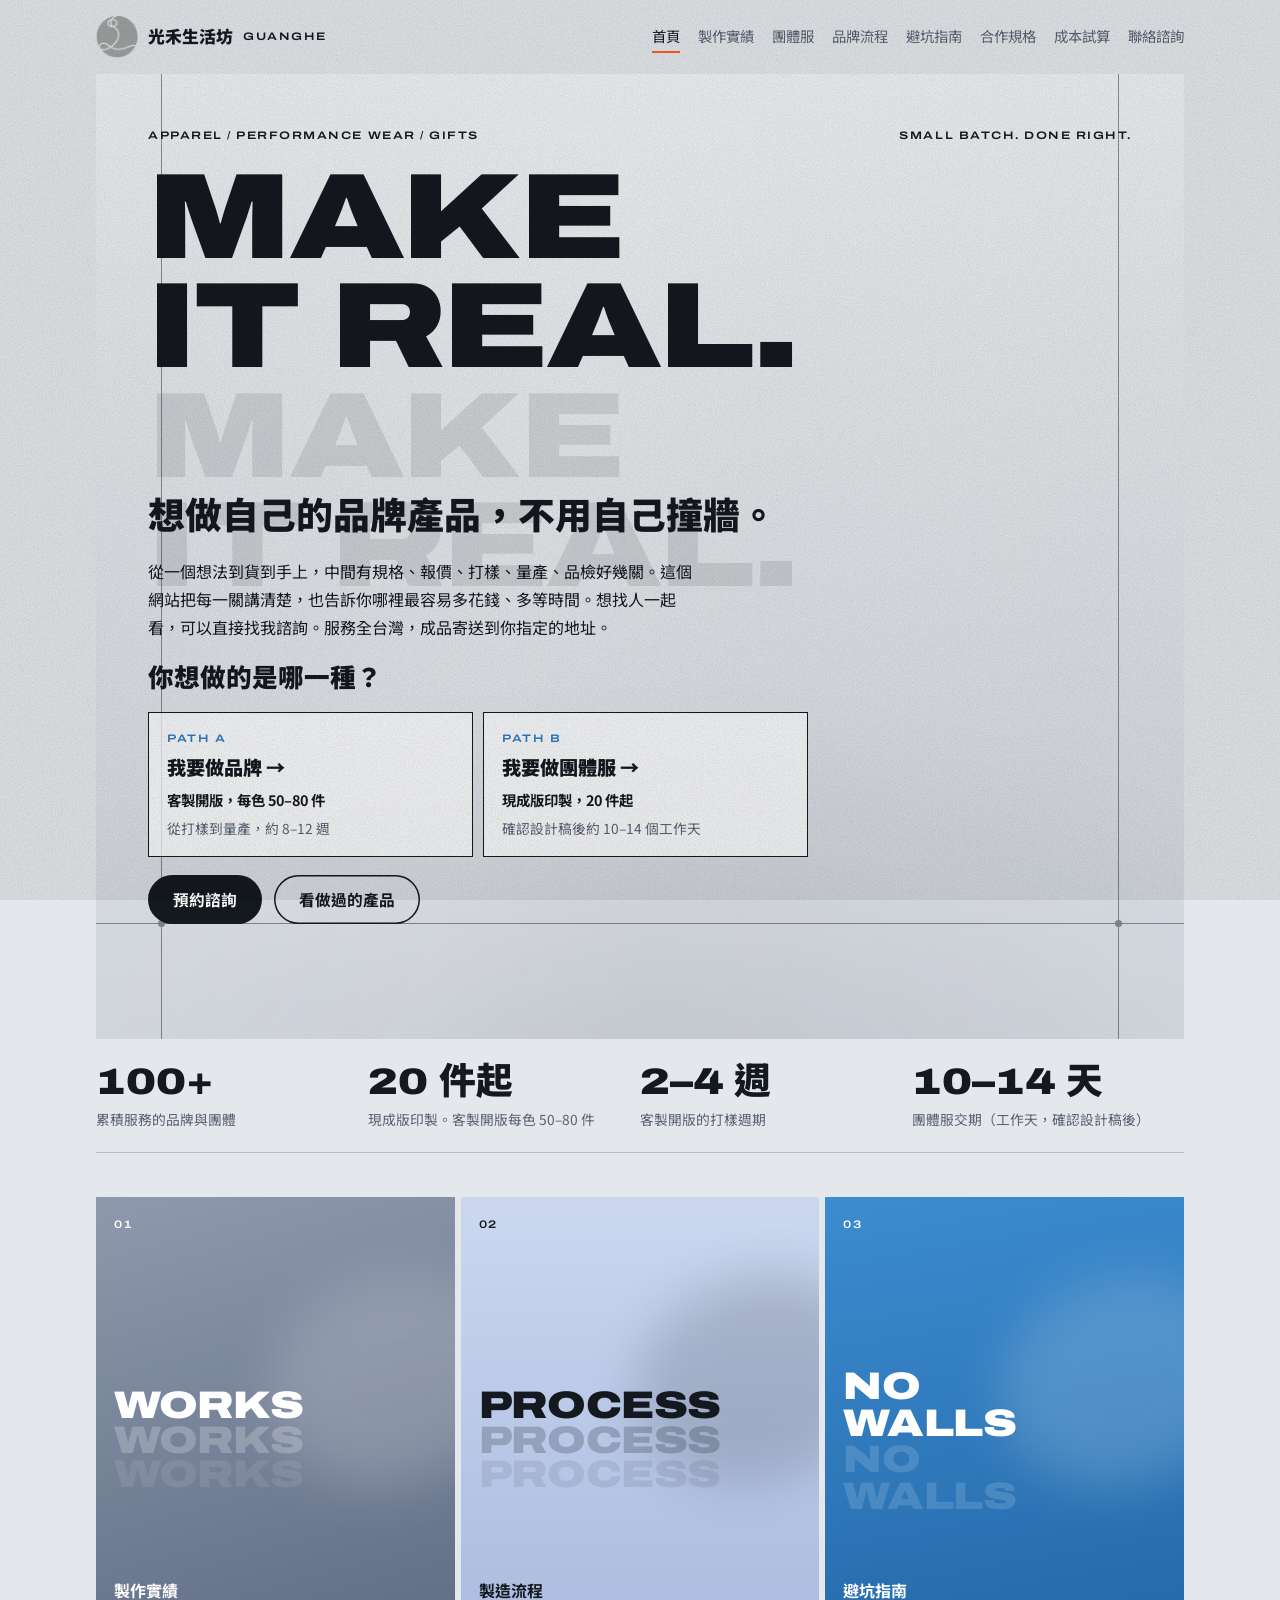
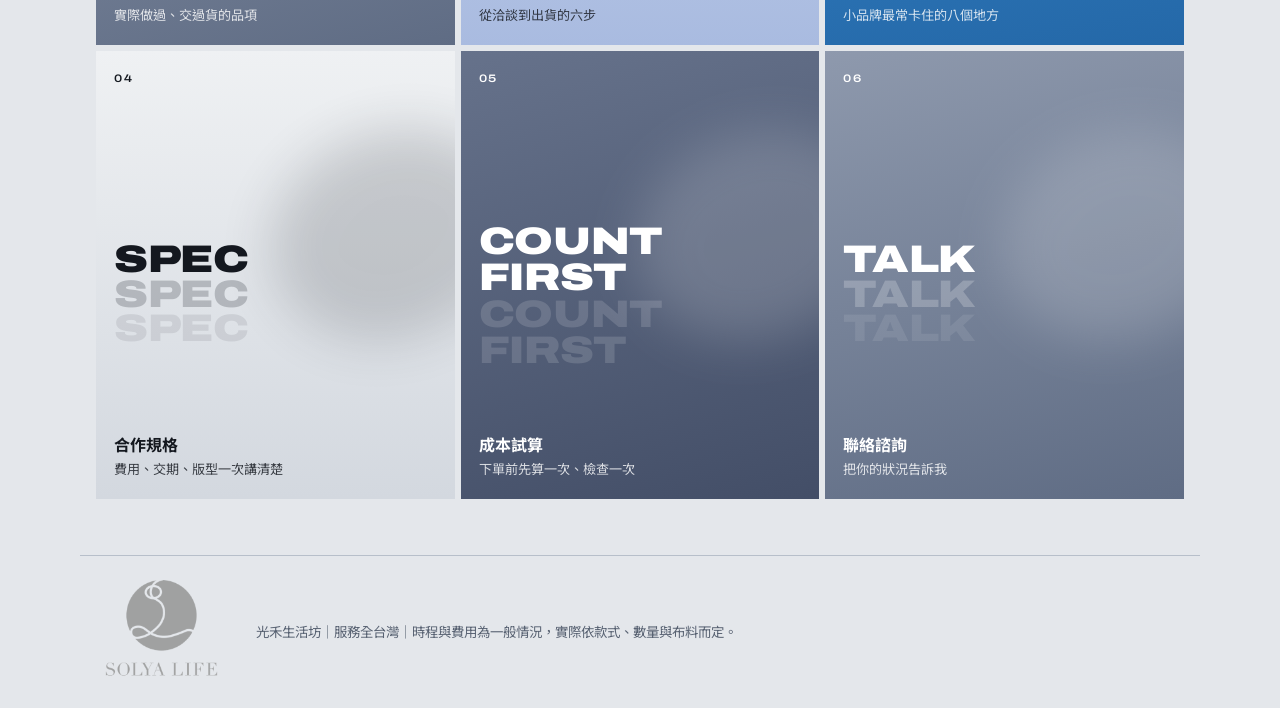
<file: index.html>
<!doctype html>
<html lang="zh-Hant">
<head>
<meta charset="utf-8">
<meta name="viewport" content="width=device-width,initial-scale=1,viewport-fit=cover">
<title>團體服訂做 20 件起｜小量服飾代工與打樣｜光禾生活坊</title>
<meta name="description" content="光禾生活坊提供團體服訂做與品牌服飾小量代工：現成版印製 20 件起、約 10–14 個工作天；客製開版每色 50–80 件，含打樣、量產與品檢。成衣、機能服飾、禮贈品製作，服務全台灣，歡迎 LINE 諮詢。">
<link rel="canonical" href="https://a4895349-cmyk.github.io/guanghe-brand-guide/">
<link rel="icon" type="image/png" href="./favicon.png">
<link rel="apple-touch-icon" href="./favicon.png">
<meta property="og:title" content="團體服訂做 20 件起｜小量服飾代工與打樣｜光禾生活坊">
<meta property="og:description" content="光禾生活坊提供團體服訂做與品牌服飾小量代工：現成版印製 20 件起、約 10–14 個工作天；客製開版每色 50–80 件，含打樣、量產與品檢。成衣、機能服飾、禮贈品製作，服務全台灣，歡迎 LINE 諮詢。">
<meta property="og:type" content="website">
<meta property="og:url" content="https://a4895349-cmyk.github.io/guanghe-brand-guide/">
<meta property="og:site_name" content="光禾生活坊">
<meta property="og:locale" content="zh_TW">
<meta property="og:image" content="https://a4895349-cmyk.github.io/guanghe-brand-guide/og.png">
<meta property="og:image:width" content="1200">
<meta property="og:image:height" content="630">
<meta name="twitter:card" content="summary_large_image">
<script type="application/ld+json">[{"@context": "https://schema.org", "@type": "Organization", "name": "光禾生活坊", "url": "https://a4895349-cmyk.github.io/guanghe-brand-guide/", "logo": "https://a4895349-cmyk.github.io/guanghe-brand-guide/favicon.png", "email": "guanghe2026@gmail.com", "description": "光禾生活坊提供團體服訂做與品牌服飾小量代工：現成版印製 20 件起、約 10–14 個工作天；客製開版每色 50–80 件，含打樣、量產與品檢。成衣、機能服飾、禮贈品製作，服務全台灣，歡迎 LINE 諮詢。", "sameAs": ["https://www.instagram.com/leo_yu881110/"], "areaServed": {"@type": "Country", "name": "台灣"}, "knowsAbout": ["團體服訂做", "服飾代工", "機能服飾", "打樣", "禮贈品製作"]}]</script>
<link rel="stylesheet" href="https://fonts.googleapis.com/css2?family=Archivo:wdth,wght@125,600;125,900&family=Noto+Sans+TC:wght@400;500;700;900&display=swap">
<link rel="stylesheet" href="./style.css">
</head>
<body data-root="./">

<header class="top"><div class="wrap">
  <a class="brand" href="./"><img class="logo" src="./favicon.png" alt="SOLYA LIFE" width="42" height="42">光禾生活坊 <span class="caps">Guanghe</span></a>
  <nav aria-label="網站頁面">
    <a href="./" aria-current="page">首頁</a><a href="./works/">製作實績</a><a href="./team/">團體服</a><a href="./brand/">品牌流程</a><a href="./guide/">避坑指南</a><a href="./spec/">合作規格</a><a href="./cost/">成本試算</a><a href="./contact/">聯絡諮詢</a>
  </nav>
</div></header>
<main class="wrap">
<section class="view" data-view="home">
  <div class="poster p-mist hero">
    <div class="reg" aria-hidden="true"><b></b><b></b><b></b><s></s><s></s></div>
    <div class="top-row caps"><span>Apparel / Performance wear / Gifts</span><span>Small batch. Done right.</span></div>
    <div class="mega two">Make<br>it real.</div>
    <h1 style="margin-top:clamp(40px,7vw,90px)">想做自己的品牌產品，不用自己撞牆。</h1>
    <p class="lead">從一個想法到貨到手上，中間有規格、報價、打樣、量產、品檢好幾關。這個網站把每一關講清楚，也告訴你哪裡最容易多花錢、多等時間。想找人一起看，可以直接找我諮詢。服務全台灣，成品寄送到你指定的地址。</p>
    <h2>你想做的是哪一種？</h2>
    <div class="paths">
      <a class="path" href="./brand/"><span class="caps">Path A</span><strong>我要做品牌 →</strong><em>客製開版，每色 50–80 件</em><span>從打樣到量產，約 8–12 週</span></a>
      <a class="path" href="./team/"><span class="caps">Path B</span><strong>我要做團體服 →</strong><em>現成版印製，20 件起</em><span>確認設計稿後約 10–14 個工作天</span></a>
    </div>
    <div class="cta"><a class="btn" href="./contact/">預約諮詢</a><a class="btn line" href="./works/">看做過的產品</a></div>
  </div>
  <div class="stats">
    <div class="stat"><b>100+</b><span>累積服務的品牌與團體</span></div>
    <div class="stat"><b>20 件起</b><span>現成版印製。客製開版每色 50–80 件</span></div>
    <div class="stat"><b>2–4 週</b><span>客製開版的打樣週期</span></div>
    <div class="stat"><b>10–14 天</b><span>團體服交期（工作天，確認設計稿後）</span></div>
  </div>
  <div class="body">
    <div class="tiles">
      <a class="tile p-steel" href="./works/"><span class="caps">01</span><span class="en">Works</span><span><span class="zh">製作實績</span><small>實際做過、交過貨的品項</small></span></a>
      <a class="tile p-ice" href="./brand/"><span class="caps">02</span><span class="en">Process</span><span><span class="zh">製造流程</span><small>從洽談到出貨的六步</small></span></a>
      <a class="tile p-blue" href="./guide/"><span class="caps">03</span><span class="en two">No<br>walls</span><span><span class="zh">避坑指南</span><small>小品牌最常卡住的八個地方</small></span></a>
      <a class="tile p-mist" href="./spec/"><span class="caps">04</span><span class="en">Spec</span><span><span class="zh">合作規格</span><small>費用、交期、版型一次講清楚</small></span></a>
      <a class="tile p-slate" href="./cost/"><span class="caps">05</span><span class="en two">Count<br>first</span><span><span class="zh">成本試算</span><small>下單前先算一次、檢查一次</small></span></a>
      <a class="tile p-steel" href="./contact/"><span class="caps">06</span><span class="en">Talk</span><span><span class="zh">聯絡諮詢</span><small>把你的狀況告訴我</small></span></a>
    </div>
  </div>
</section>
</main>
<footer><div class="wrap"><img class="lockup" src="./lockup.png" alt="SOLYA LIFE" width="132" height="103"><span>光禾生活坊｜服務全台灣｜時程與費用為一般情況，實際依款式、數量與布料而定。</span></div></footer>
<script src="./app.js"></script>
</body>
</html>
</file>
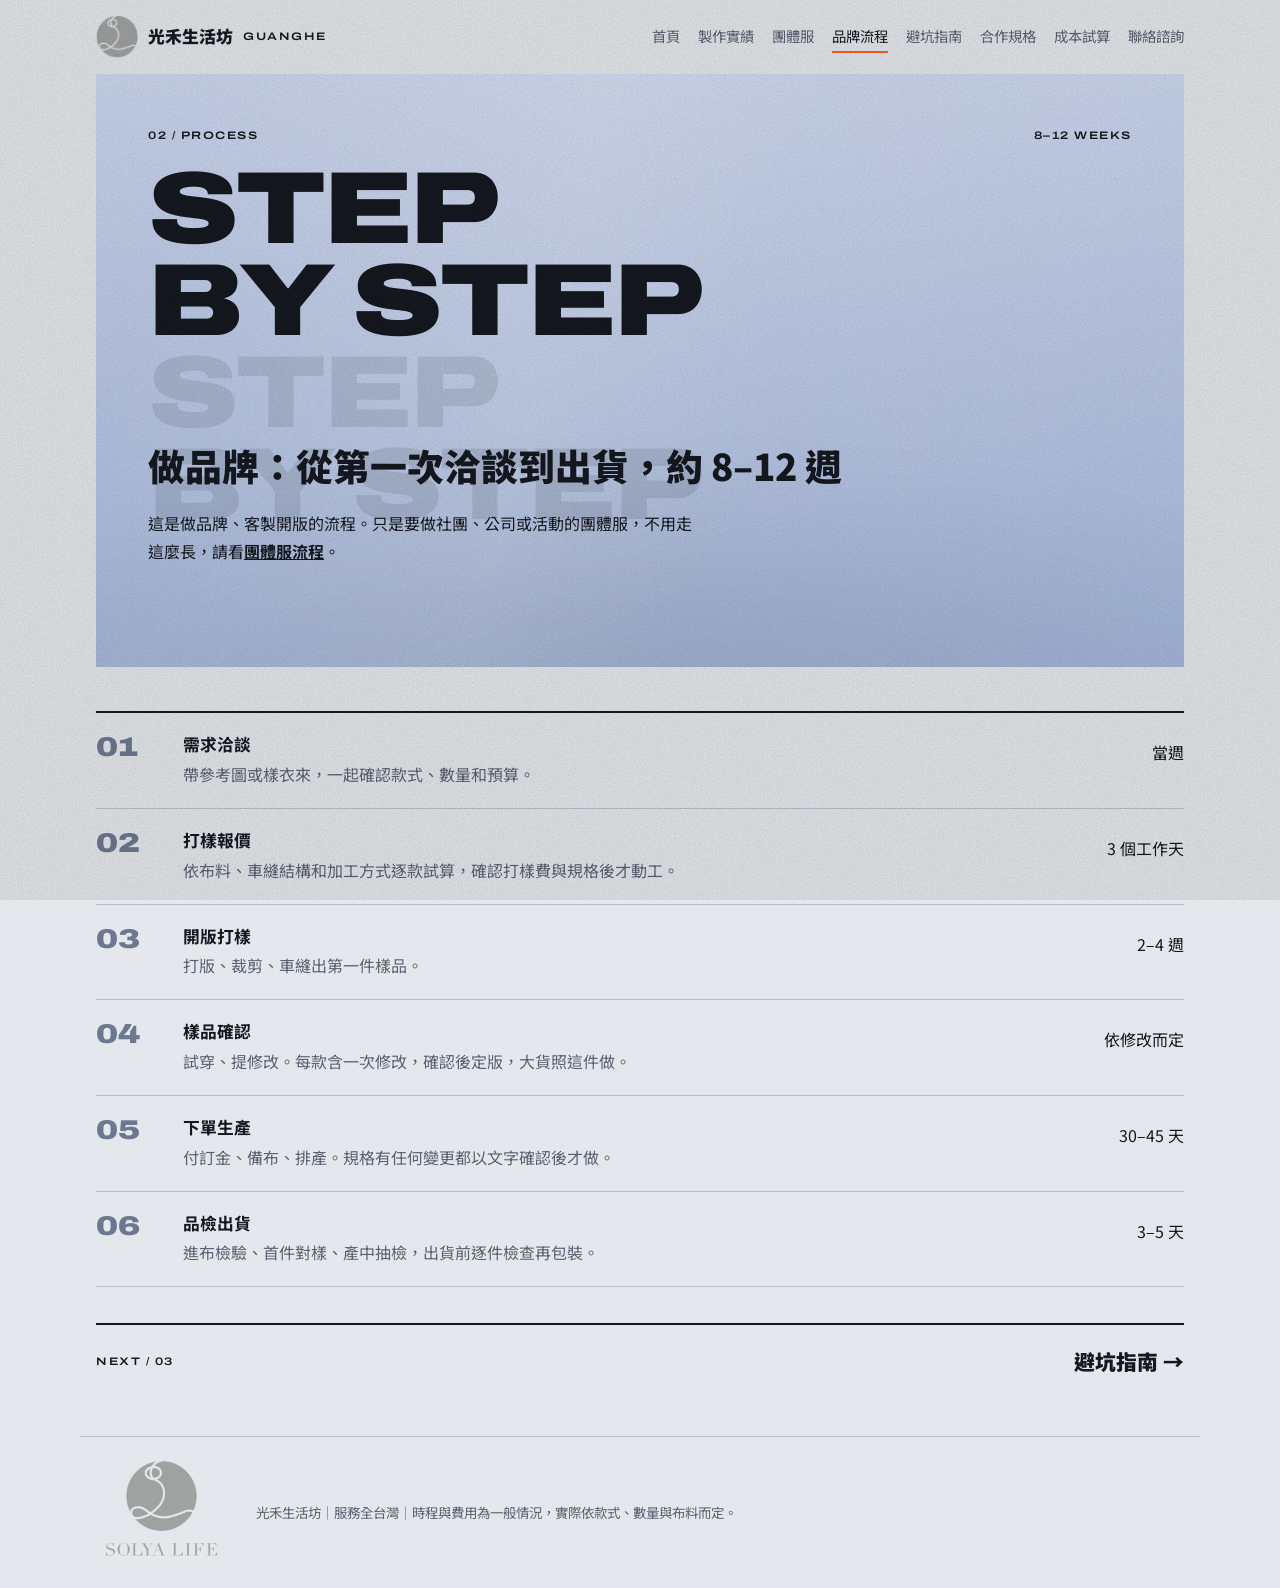
<file: brand/index.html>
<!doctype html>
<html lang="zh-Hant">
<head>
<meta charset="utf-8">
<meta name="viewport" content="width=device-width,initial-scale=1,viewport-fit=cover">
<title>服飾品牌代工流程：從打樣到量產約 8–12 週｜光禾生活坊</title>
<meta name="description" content="想做自己的服飾品牌？客製開版的六個步驟：需求洽談、打樣報價、開版打樣、樣品確認、下單生產、品檢出貨，以及每一步需要的時間。">
<link rel="canonical" href="https://a4895349-cmyk.github.io/guanghe-brand-guide/brand/">
<link rel="icon" type="image/png" href="../favicon.png">
<link rel="apple-touch-icon" href="../favicon.png">
<meta property="og:title" content="服飾品牌代工流程：從打樣到量產約 8–12 週｜光禾生活坊">
<meta property="og:description" content="想做自己的服飾品牌？客製開版的六個步驟：需求洽談、打樣報價、開版打樣、樣品確認、下單生產、品檢出貨，以及每一步需要的時間。">
<meta property="og:type" content="website">
<meta property="og:url" content="https://a4895349-cmyk.github.io/guanghe-brand-guide/brand/">
<meta property="og:site_name" content="光禾生活坊">
<meta property="og:locale" content="zh_TW">
<meta property="og:image" content="https://a4895349-cmyk.github.io/guanghe-brand-guide/og.png">
<meta property="og:image:width" content="1200">
<meta property="og:image:height" content="630">
<meta name="twitter:card" content="summary_large_image">
<script type="application/ld+json">[{"@context": "https://schema.org", "@type": "BreadcrumbList", "itemListElement": [{"@type": "ListItem", "position": 1, "name": "首頁", "item": "https://a4895349-cmyk.github.io/guanghe-brand-guide/"}, {"@type": "ListItem", "position": 2, "name": "品牌流程", "item": "https://a4895349-cmyk.github.io/guanghe-brand-guide/brand/"}]}]</script>
<link rel="stylesheet" href="https://fonts.googleapis.com/css2?family=Archivo:wdth,wght@125,600;125,900&family=Noto+Sans+TC:wght@400;500;700;900&display=swap">
<link rel="stylesheet" href="../style.css">
</head>
<body data-root="../">

<header class="top"><div class="wrap">
  <a class="brand" href="../"><img class="logo" src="../favicon.png" alt="SOLYA LIFE" width="42" height="42">光禾生活坊 <span class="caps">Guanghe</span></a>
  <nav aria-label="網站頁面">
    <a href="../">首頁</a><a href="../works/">製作實績</a><a href="../team/">團體服</a><a href="../brand/" aria-current="page">品牌流程</a><a href="../guide/">避坑指南</a><a href="../spec/">合作規格</a><a href="../cost/">成本試算</a><a href="../contact/">聯絡諮詢</a>
  </nav>
</div></header>
<main class="wrap">
<section class="view" data-view="process">
  <div class="poster p-ice sub">
    <div class="top-row caps"><span>02 / Process</span><span>8–12 weeks</span></div>
    <div class="mega two">Step<br>by step</div>
    <h1 style="margin-top:clamp(34px,6vw,76px)">做品牌：從第一次洽談到出貨，約 8–12 週</h1>
    <p class="lead">這是做品牌、客製開版的流程。只是要做社團、公司或活動的團體服，不用走這麼長，請看<a href="../team/">團體服流程</a>。</p>
  </div>
  <div class="body">
    <ol class="steps">
      <li><span class="no">01</span><div><h3>需求洽談</h3><p>帶參考圖或樣衣來，一起確認款式、數量和預算。</p></div><span class="time">當週</span></li>
      <li><span class="no">02</span><div><h3>打樣報價</h3><p>依布料、車縫結構和加工方式逐款試算，確認打樣費與規格後才動工。</p></div><span class="time">3 個工作天</span></li>
      <li><span class="no">03</span><div><h3>開版打樣</h3><p>打版、裁剪、車縫出第一件樣品。</p></div><span class="time">2–4 週</span></li>
      <li><span class="no">04</span><div><h3>樣品確認</h3><p>試穿、提修改。每款含一次修改，確認後定版，大貨照這件做。</p></div><span class="time">依修改而定</span></li>
      <li><span class="no">05</span><div><h3>下單生產</h3><p>付訂金、備布、排產。規格有任何變更都以文字確認後才做。</p></div><span class="time">30–45 天</span></li>
      <li><span class="no">06</span><div><h3>品檢出貨</h3><p>進布檢驗、首件對樣、產中抽檢，出貨前逐件檢查再包裝。</p></div><span class="time">3–5 天</span></li>
    </ol>
    <a class="next" href="../guide/"><span class="caps">Next / 03</span><strong>避坑指南 →</strong></a>
  </div>
</section>
</main>
<footer><div class="wrap"><img class="lockup" src="../lockup.png" alt="SOLYA LIFE" width="132" height="103"><span>光禾生活坊｜服務全台灣｜時程與費用為一般情況，實際依款式、數量與布料而定。</span></div></footer>
<script src="../app.js"></script>
</body>
</html>
</file>
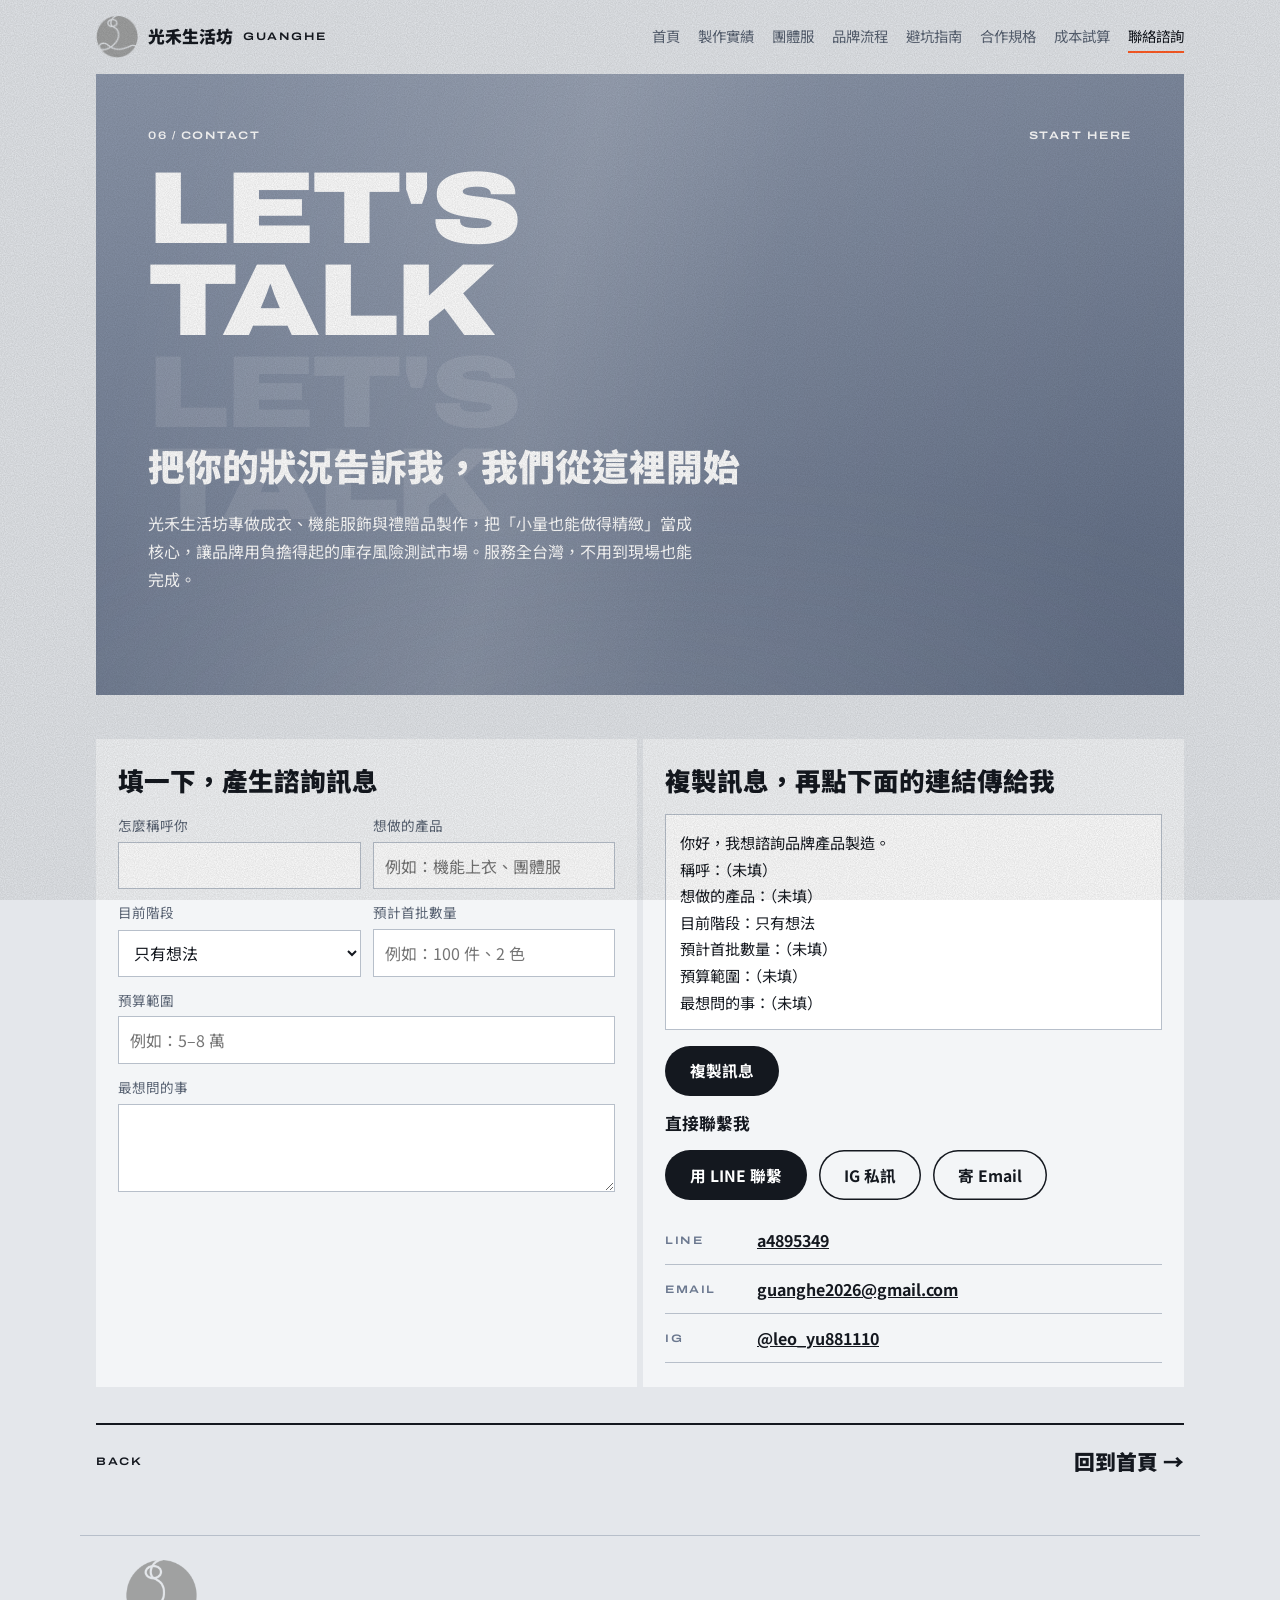
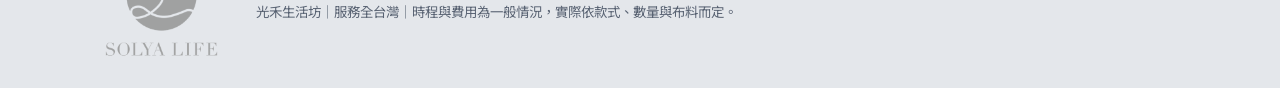
<file: contact/index.html>
<!doctype html>
<html lang="zh-Hant">
<head>
<meta charset="utf-8">
<meta name="viewport" content="width=device-width,initial-scale=1,viewport-fit=cover">
<title>聯絡諮詢：LINE、Instagram、Email｜光禾生活坊</title>
<meta name="description" content="用 LINE、Instagram 或 Email 聯絡光禾生活坊，諮詢團體服訂做、服飾品牌代工、打樣與報價。填幾個欄位就能產生諮詢訊息。">
<link rel="canonical" href="https://a4895349-cmyk.github.io/guanghe-brand-guide/contact/">
<link rel="icon" type="image/png" href="../favicon.png">
<link rel="apple-touch-icon" href="../favicon.png">
<meta property="og:title" content="聯絡諮詢：LINE、Instagram、Email｜光禾生活坊">
<meta property="og:description" content="用 LINE、Instagram 或 Email 聯絡光禾生活坊，諮詢團體服訂做、服飾品牌代工、打樣與報價。填幾個欄位就能產生諮詢訊息。">
<meta property="og:type" content="website">
<meta property="og:url" content="https://a4895349-cmyk.github.io/guanghe-brand-guide/contact/">
<meta property="og:site_name" content="光禾生活坊">
<meta property="og:locale" content="zh_TW">
<meta property="og:image" content="https://a4895349-cmyk.github.io/guanghe-brand-guide/og.png">
<meta property="og:image:width" content="1200">
<meta property="og:image:height" content="630">
<meta name="twitter:card" content="summary_large_image">
<script type="application/ld+json">[{"@context": "https://schema.org", "@type": "BreadcrumbList", "itemListElement": [{"@type": "ListItem", "position": 1, "name": "首頁", "item": "https://a4895349-cmyk.github.io/guanghe-brand-guide/"}, {"@type": "ListItem", "position": 2, "name": "聯絡諮詢", "item": "https://a4895349-cmyk.github.io/guanghe-brand-guide/contact/"}]}]</script>
<link rel="stylesheet" href="https://fonts.googleapis.com/css2?family=Archivo:wdth,wght@125,600;125,900&family=Noto+Sans+TC:wght@400;500;700;900&display=swap">
<link rel="stylesheet" href="../style.css">
</head>
<body data-root="../">

<header class="top"><div class="wrap">
  <a class="brand" href="../"><img class="logo" src="../favicon.png" alt="SOLYA LIFE" width="42" height="42">光禾生活坊 <span class="caps">Guanghe</span></a>
  <nav aria-label="網站頁面">
    <a href="../">首頁</a><a href="../works/">製作實績</a><a href="../team/">團體服</a><a href="../brand/">品牌流程</a><a href="../guide/">避坑指南</a><a href="../spec/">合作規格</a><a href="../cost/">成本試算</a><a href="../contact/" aria-current="page">聯絡諮詢</a>
  </nav>
</div></header>
<main class="wrap">
<section class="view" data-view="contact">
  <div class="poster p-steel sub">
    <div class="top-row caps"><span>06 / Contact</span><span>Start here</span></div>
    <div class="mega two">Let's<br>talk</div>
    <h1 style="margin-top:clamp(34px,6vw,76px)">把你的狀況告訴我，我們從這裡開始</h1>
    <p class="lead">光禾生活坊專做成衣、機能服飾與禮贈品製作，把「小量也能做得精緻」當成核心，讓品牌用負擔得起的庫存風險測試市場。服務全台灣，不用到現場也能完成。</p>
  </div>
  <div class="body">
    <div class="grid2">
      <div class="card" style="gap:16px">
        <h2>填一下，產生諮詢訊息</h2>
        <div class="fields">
          <div class="field"><label for="m-name">怎麼稱呼你</label><input id="m-name" type="text" autocomplete="off"></div>
          <div class="field"><label for="m-type">想做的產品</label><input id="m-type" type="text" placeholder="例如：機能上衣、團體服"></div>
          <div class="field"><label for="m-stage">目前階段</label>
            <select id="m-stage"><option>只有想法</option><option>有參考圖或樣衣</option><option>已經在詢價</option><option>已經打樣</option><option>量產中遇到問題</option></select></div>
          <div class="field"><label for="m-qty">預計首批數量</label><input id="m-qty" type="text" placeholder="例如：100 件、2 色"></div>
          <div class="field full"><label for="m-budget">預算範圍</label><input id="m-budget" type="text" placeholder="例如：5–8 萬"></div>
          <div class="field full"><label for="m-ask">最想問的事</label><textarea id="m-ask"></textarea></div>
        </div>
      </div>
      <div class="card" style="gap:16px">
        <h2>複製訊息，再點下面的連結傳給我</h2>
        <pre class="out" id="m-out"></pre>
        <div class="cta"><button class="btn" id="m-copy" type="button">複製訊息</button><span class="note" id="m-status" aria-live="polite"></span></div>
        <h3>直接聯繫我</h3>
        <div class="cta">
          <a class="btn" href="https://line.me/ti/p/~a4895349" target="_blank" rel="noopener">用 LINE 聯繫</a>
          <a class="btn line" href="https://ig.me/m/leo_yu881110" target="_blank" rel="noopener">IG 私訊</a>
          <a class="btn line" href="mailto:guanghe2026@gmail.com?subject=%E5%93%81%E7%89%8C%E8%A3%BD%E9%80%A0%E8%AB%AE%E8%A9%A2">寄 Email</a>
        </div>
        <ul class="ways">
          <li><span class="caps">Line</span><span><a href="https://line.me/ti/p/~a4895349" target="_blank" rel="noopener">a4895349</a></span></li>
          <li><span class="caps">Email</span><span><a href="mailto:guanghe2026@gmail.com">guanghe2026@gmail.com</a></span></li>
          <li><span class="caps">IG</span><span><a href="https://www.instagram.com/leo_yu881110/" target="_blank" rel="noopener">@leo_yu881110</a></span></li>
        </ul>
      </div>
    </div>
    <a class="next" href="../"><span class="caps">Back</span><strong>回到首頁 →</strong></a>
  </div>
</section>
</main>
<footer><div class="wrap"><img class="lockup" src="../lockup.png" alt="SOLYA LIFE" width="132" height="103"><span>光禾生活坊｜服務全台灣｜時程與費用為一般情況，實際依款式、數量與布料而定。</span></div></footer>
<script src="../app.js"></script>
</body>
</html>
</file>
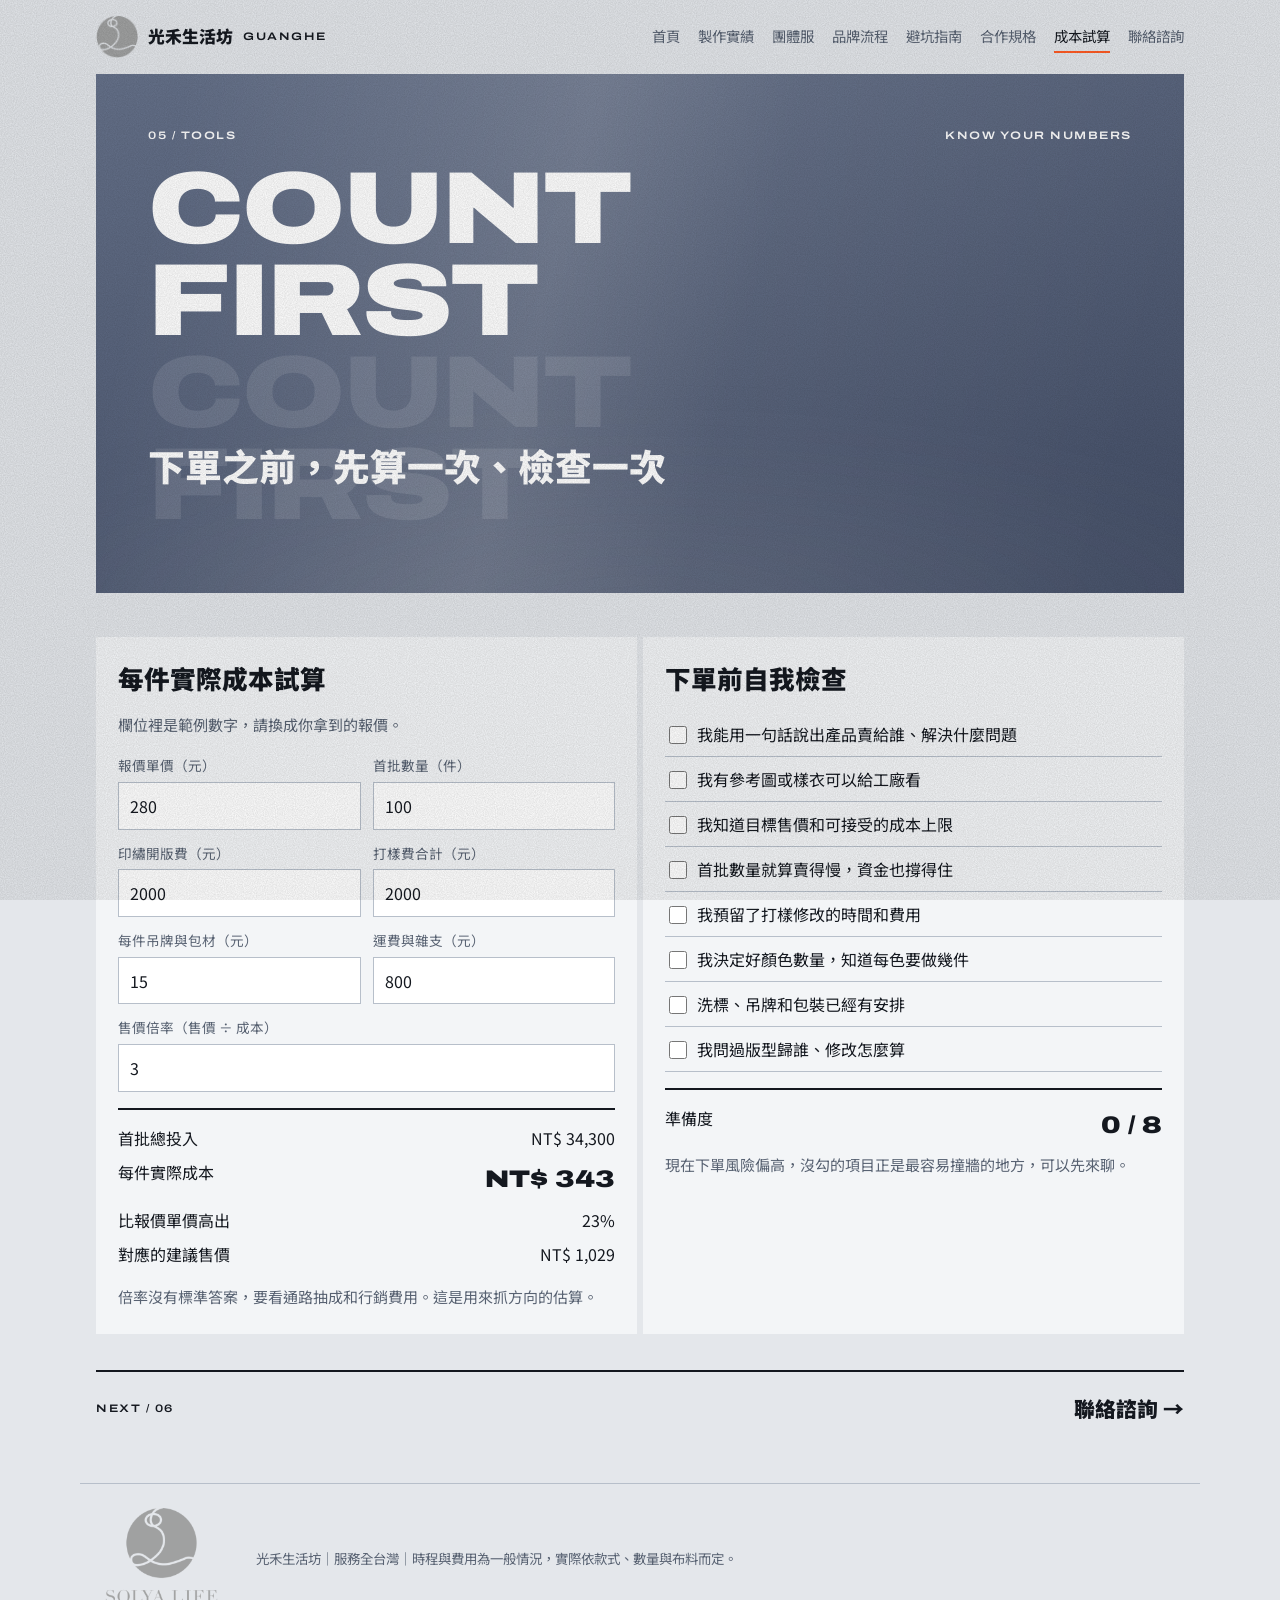
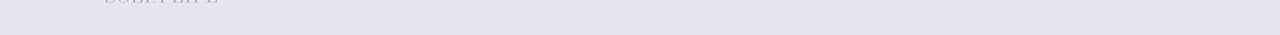
<file: cost/index.html>
<!doctype html>
<html lang="zh-Hant">
<head>
<meta charset="utf-8">
<meta name="viewport" content="width=device-width,initial-scale=1,viewport-fit=cover">
<title>服裝成本試算：每件衣服實際成本怎麼算｜光禾生活坊</title>
<meta name="description" content="輸入報價單價、數量、開版費、打樣費、包材和運費，算出每件衣服的實際成本與建議售價，並附下單前的八項自我檢查。">
<link rel="canonical" href="https://a4895349-cmyk.github.io/guanghe-brand-guide/cost/">
<link rel="icon" type="image/png" href="../favicon.png">
<link rel="apple-touch-icon" href="../favicon.png">
<meta property="og:title" content="服裝成本試算：每件衣服實際成本怎麼算｜光禾生活坊">
<meta property="og:description" content="輸入報價單價、數量、開版費、打樣費、包材和運費，算出每件衣服的實際成本與建議售價，並附下單前的八項自我檢查。">
<meta property="og:type" content="website">
<meta property="og:url" content="https://a4895349-cmyk.github.io/guanghe-brand-guide/cost/">
<meta property="og:site_name" content="光禾生活坊">
<meta property="og:locale" content="zh_TW">
<meta property="og:image" content="https://a4895349-cmyk.github.io/guanghe-brand-guide/og.png">
<meta property="og:image:width" content="1200">
<meta property="og:image:height" content="630">
<meta name="twitter:card" content="summary_large_image">
<script type="application/ld+json">[{"@context": "https://schema.org", "@type": "BreadcrumbList", "itemListElement": [{"@type": "ListItem", "position": 1, "name": "首頁", "item": "https://a4895349-cmyk.github.io/guanghe-brand-guide/"}, {"@type": "ListItem", "position": 2, "name": "成本試算", "item": "https://a4895349-cmyk.github.io/guanghe-brand-guide/cost/"}]}]</script>
<link rel="stylesheet" href="https://fonts.googleapis.com/css2?family=Archivo:wdth,wght@125,600;125,900&family=Noto+Sans+TC:wght@400;500;700;900&display=swap">
<link rel="stylesheet" href="../style.css">
</head>
<body data-root="../">

<header class="top"><div class="wrap">
  <a class="brand" href="../"><img class="logo" src="../favicon.png" alt="SOLYA LIFE" width="42" height="42">光禾生活坊 <span class="caps">Guanghe</span></a>
  <nav aria-label="網站頁面">
    <a href="../">首頁</a><a href="../works/">製作實績</a><a href="../team/">團體服</a><a href="../brand/">品牌流程</a><a href="../guide/">避坑指南</a><a href="../spec/">合作規格</a><a href="../cost/" aria-current="page">成本試算</a><a href="../contact/">聯絡諮詢</a>
  </nav>
</div></header>
<main class="wrap">
<section class="view" data-view="tools">
  <div class="poster p-slate sub">
    <div class="top-row caps"><span>05 / Tools</span><span>Know your numbers</span></div>
    <div class="mega two">Count<br>first</div>
    <h1 style="margin-top:clamp(34px,6vw,76px)">下單之前，先算一次、檢查一次</h1>
  </div>
  <div class="body">
    <div class="grid2">
      <div class="card" style="gap:16px">
        <h2>每件實際成本試算</h2>
        <p class="note">欄位裡是範例數字，請換成你拿到的報價。</p>
        <div class="fields">
          <div class="field"><label for="c-unit">報價單價（元）</label><input id="c-unit" type="number" min="0" value="280" inputmode="decimal"></div>
          <div class="field"><label for="c-qty">首批數量（件）</label><input id="c-qty" type="number" min="1" value="100" inputmode="numeric"></div>
          <div class="field"><label for="c-tool">印繡開版費（元）</label><input id="c-tool" type="number" min="0" value="2000" inputmode="decimal"></div>
          <div class="field"><label for="c-sample">打樣費合計（元）</label><input id="c-sample" type="number" min="0" value="2000" inputmode="decimal"></div>
          <div class="field"><label for="c-pack">每件吊牌與包材（元）</label><input id="c-pack" type="number" min="0" value="15" inputmode="decimal"></div>
          <div class="field"><label for="c-ship">運費與雜支（元）</label><input id="c-ship" type="number" min="0" value="800" inputmode="decimal"></div>
          <div class="field full"><label for="c-mult">售價倍率（售價 ÷ 成本）</label><input id="c-mult" type="number" min="1" step="0.1" value="3" inputmode="decimal"></div>
        </div>
        <div class="result" aria-live="polite">
          <div class="row"><span>首批總投入</span><span id="r-total"></span></div>
          <div class="row"><span>每件實際成本</span><span class="big" id="r-per"></span></div>
          <div class="row"><span>比報價單價高出</span><span id="r-gap"></span></div>
          <div class="row"><span>對應的建議售價</span><span id="r-price"></span></div>
        </div>
        <p class="note">倍率沒有標準答案，要看通路抽成和行銷費用。這是用來抓方向的估算。</p>
      </div>
      <div class="card" style="gap:16px">
        <h2>下單前自我檢查</h2>
        <ul class="checks" id="checks">
          <li><label><input type="checkbox" id="k1"><span>我能用一句話說出產品賣給誰、解決什麼問題</span></label></li>
          <li><label><input type="checkbox" id="k2"><span>我有參考圖或樣衣可以給工廠看</span></label></li>
          <li><label><input type="checkbox" id="k3"><span>我知道目標售價和可接受的成本上限</span></label></li>
          <li><label><input type="checkbox" id="k4"><span>首批數量就算賣得慢，資金也撐得住</span></label></li>
          <li><label><input type="checkbox" id="k5"><span>我預留了打樣修改的時間和費用</span></label></li>
          <li><label><input type="checkbox" id="k6"><span>我決定好顏色數量，知道每色要做幾件</span></label></li>
          <li><label><input type="checkbox" id="k7"><span>洗標、吊牌和包裝已經有安排</span></label></li>
          <li><label><input type="checkbox" id="k8"><span>我問過版型歸誰、修改怎麼算</span></label></li>
        </ul>
        <div class="result" aria-live="polite">
          <div class="row"><span>準備度</span><span class="big" id="k-score"></span></div>
          <p id="k-msg" class="note"></p>
        </div>
      </div>
    </div>
    <a class="next" href="../contact/"><span class="caps">Next / 06</span><strong>聯絡諮詢 →</strong></a>
  </div>
</section>
</main>
<footer><div class="wrap"><img class="lockup" src="../lockup.png" alt="SOLYA LIFE" width="132" height="103"><span>光禾生活坊｜服務全台灣｜時程與費用為一般情況，實際依款式、數量與布料而定。</span></div></footer>
<script src="../app.js"></script>
</body>
</html>
</file>
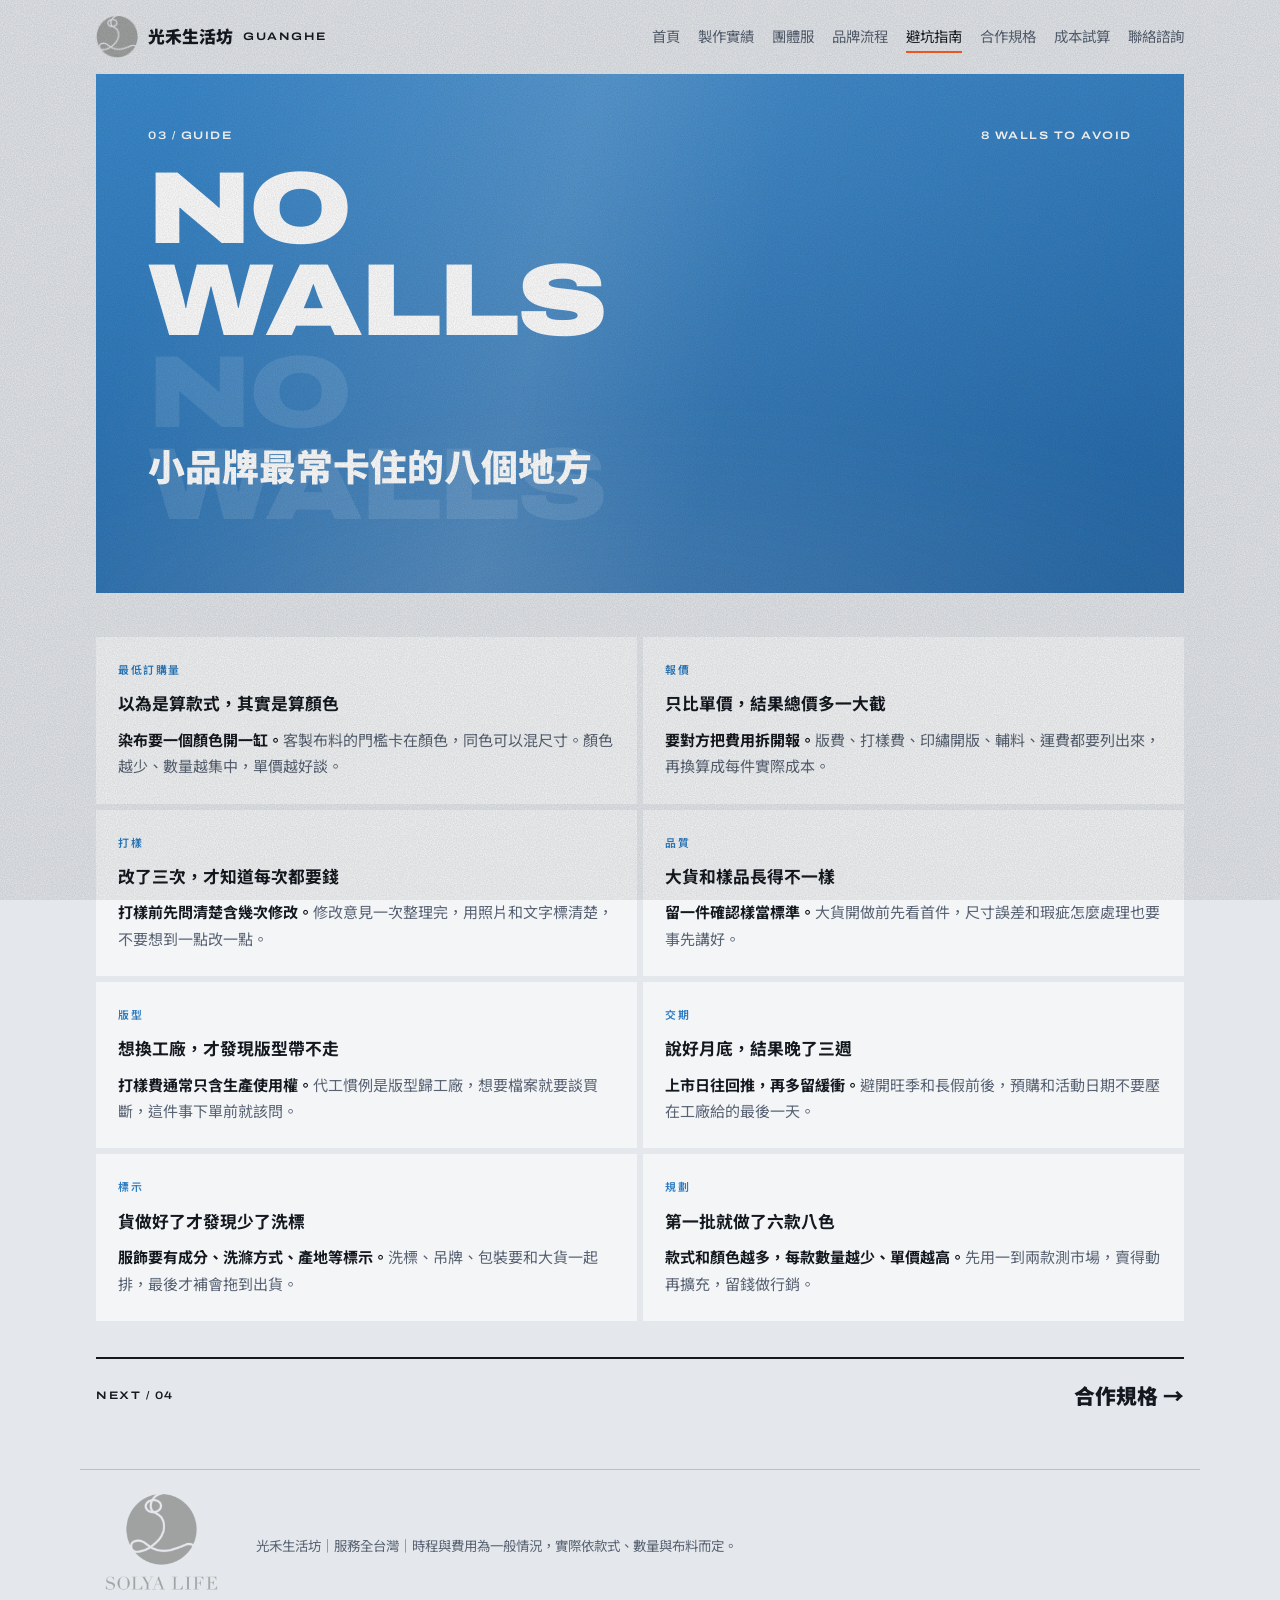
<file: guide/index.html>
<!doctype html>
<html lang="zh-Hant">
<head>
<meta charset="utf-8">
<meta name="viewport" content="width=device-width,initial-scale=1,viewport-fit=cover">
<title>第一次做衣服的避坑指南：8 個最常卡住的地方｜光禾生活坊</title>
<meta name="description" content="小品牌做衣服最常遇到的八個問題：最低訂購量怎麼算、報價怎麼看、打樣修改、大貨品質、版型歸屬、交期、洗標標示、款式規劃，各附避開方法。">
<link rel="canonical" href="https://a4895349-cmyk.github.io/guanghe-brand-guide/guide/">
<link rel="icon" type="image/png" href="../favicon.png">
<link rel="apple-touch-icon" href="../favicon.png">
<meta property="og:title" content="第一次做衣服的避坑指南：8 個最常卡住的地方｜光禾生活坊">
<meta property="og:description" content="小品牌做衣服最常遇到的八個問題：最低訂購量怎麼算、報價怎麼看、打樣修改、大貨品質、版型歸屬、交期、洗標標示、款式規劃，各附避開方法。">
<meta property="og:type" content="website">
<meta property="og:url" content="https://a4895349-cmyk.github.io/guanghe-brand-guide/guide/">
<meta property="og:site_name" content="光禾生活坊">
<meta property="og:locale" content="zh_TW">
<meta property="og:image" content="https://a4895349-cmyk.github.io/guanghe-brand-guide/og.png">
<meta property="og:image:width" content="1200">
<meta property="og:image:height" content="630">
<meta name="twitter:card" content="summary_large_image">
<script type="application/ld+json">[{"@context": "https://schema.org", "@type": "BreadcrumbList", "itemListElement": [{"@type": "ListItem", "position": 1, "name": "首頁", "item": "https://a4895349-cmyk.github.io/guanghe-brand-guide/"}, {"@type": "ListItem", "position": 2, "name": "避坑指南", "item": "https://a4895349-cmyk.github.io/guanghe-brand-guide/guide/"}]}]</script>
<link rel="stylesheet" href="https://fonts.googleapis.com/css2?family=Archivo:wdth,wght@125,600;125,900&family=Noto+Sans+TC:wght@400;500;700;900&display=swap">
<link rel="stylesheet" href="../style.css">
</head>
<body data-root="../">

<header class="top"><div class="wrap">
  <a class="brand" href="../"><img class="logo" src="../favicon.png" alt="SOLYA LIFE" width="42" height="42">光禾生活坊 <span class="caps">Guanghe</span></a>
  <nav aria-label="網站頁面">
    <a href="../">首頁</a><a href="../works/">製作實績</a><a href="../team/">團體服</a><a href="../brand/">品牌流程</a><a href="../guide/" aria-current="page">避坑指南</a><a href="../spec/">合作規格</a><a href="../cost/">成本試算</a><a href="../contact/">聯絡諮詢</a>
  </nav>
</div></header>
<main class="wrap">
<section class="view" data-view="guide">
  <div class="poster p-blue sub">
    <div class="top-row caps"><span>03 / Guide</span><span>8 walls to avoid</span></div>
    <div class="mega two">No<br>walls</div>
    <h1 style="margin-top:clamp(34px,6vw,76px)">小品牌最常卡住的八個地方</h1>
  </div>
  <div class="body">
    <div class="grid2">
      <div class="card wall"><span class="caps">最低訂購量</span><h3>以為是算款式，其實是算顏色</h3><p class="fix"><b>染布要一個顏色開一缸。</b>客製布料的門檻卡在顏色，同色可以混尺寸。顏色越少、數量越集中，單價越好談。</p></div>
      <div class="card wall"><span class="caps">報價</span><h3>只比單價，結果總價多一大截</h3><p class="fix"><b>要對方把費用拆開報。</b>版費、打樣費、印繡開版、輔料、運費都要列出來，再換算成每件實際成本。</p></div>
      <div class="card wall"><span class="caps">打樣</span><h3>改了三次，才知道每次都要錢</h3><p class="fix"><b>打樣前先問清楚含幾次修改。</b>修改意見一次整理完，用照片和文字標清楚，不要想到一點改一點。</p></div>
      <div class="card wall"><span class="caps">品質</span><h3>大貨和樣品長得不一樣</h3><p class="fix"><b>留一件確認樣當標準。</b>大貨開做前先看首件，尺寸誤差和瑕疵怎麼處理也要事先講好。</p></div>
      <div class="card wall"><span class="caps">版型</span><h3>想換工廠，才發現版型帶不走</h3><p class="fix"><b>打樣費通常只含生產使用權。</b>代工慣例是版型歸工廠，想要檔案就要談買斷，這件事下單前就該問。</p></div>
      <div class="card wall"><span class="caps">交期</span><h3>說好月底，結果晚了三週</h3><p class="fix"><b>上市日往回推，再多留緩衝。</b>避開旺季和長假前後，預購和活動日期不要壓在工廠給的最後一天。</p></div>
      <div class="card wall"><span class="caps">標示</span><h3>貨做好了才發現少了洗標</h3><p class="fix"><b>服飾要有成分、洗滌方式、產地等標示。</b>洗標、吊牌、包裝要和大貨一起排，最後才補會拖到出貨。</p></div>
      <div class="card wall"><span class="caps">規劃</span><h3>第一批就做了六款八色</h3><p class="fix"><b>款式和顏色越多，每款數量越少、單價越高。</b>先用一到兩款測市場，賣得動再擴充，留錢做行銷。</p></div>
    </div>
    <a class="next" href="../spec/"><span class="caps">Next / 04</span><strong>合作規格 →</strong></a>
  </div>
</section>
</main>
<footer><div class="wrap"><img class="lockup" src="../lockup.png" alt="SOLYA LIFE" width="132" height="103"><span>光禾生活坊｜服務全台灣｜時程與費用為一般情況，實際依款式、數量與布料而定。</span></div></footer>
<script src="../app.js"></script>
</body>
</html>
</file>
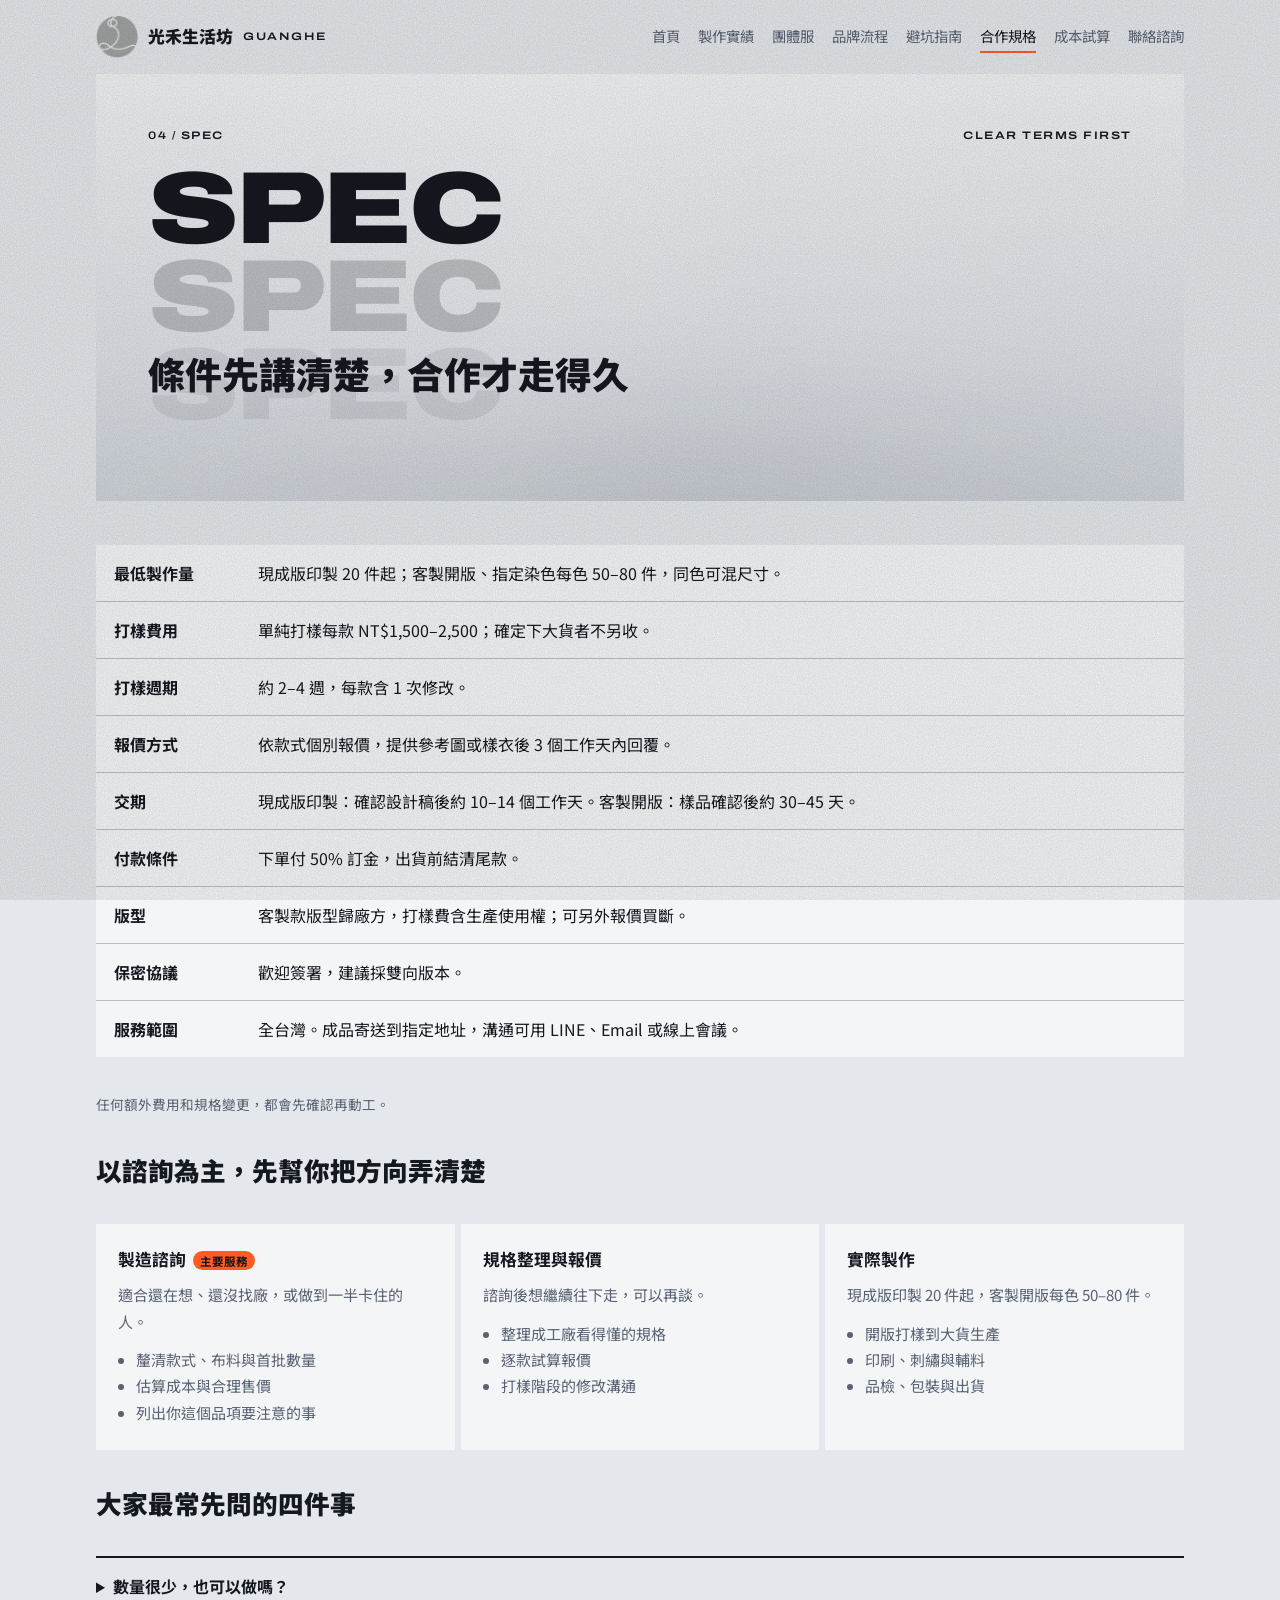
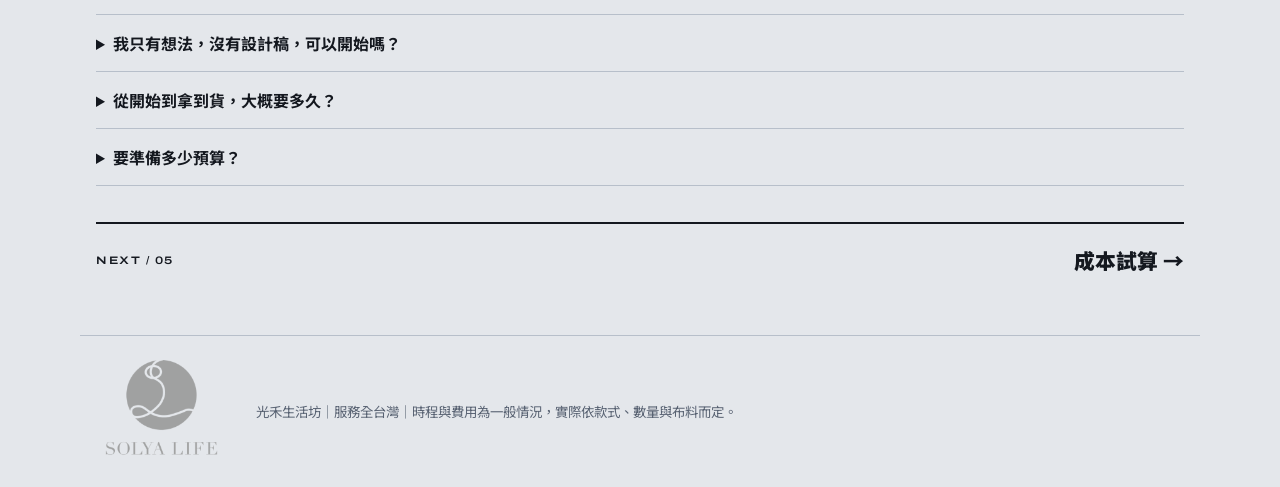
<file: spec/index.html>
<!doctype html>
<html lang="zh-Hant">
<head>
<meta charset="utf-8">
<meta name="viewport" content="width=device-width,initial-scale=1,viewport-fit=cover">
<title>合作規格：最低數量、打樣費、交期、版型與付款｜光禾生活坊</title>
<meta name="description" content="光禾生活坊的合作條件：現成版印製 20 件起、客製開版每色 50–80 件，打樣費每款 NT$1,500–2,500，交期、付款方式、版型歸屬與保密協議，以及常見問題。">
<link rel="canonical" href="https://a4895349-cmyk.github.io/guanghe-brand-guide/spec/">
<link rel="icon" type="image/png" href="../favicon.png">
<link rel="apple-touch-icon" href="../favicon.png">
<meta property="og:title" content="合作規格：最低數量、打樣費、交期、版型與付款｜光禾生活坊">
<meta property="og:description" content="光禾生活坊的合作條件：現成版印製 20 件起、客製開版每色 50–80 件，打樣費每款 NT$1,500–2,500，交期、付款方式、版型歸屬與保密協議，以及常見問題。">
<meta property="og:type" content="website">
<meta property="og:url" content="https://a4895349-cmyk.github.io/guanghe-brand-guide/spec/">
<meta property="og:site_name" content="光禾生活坊">
<meta property="og:locale" content="zh_TW">
<meta property="og:image" content="https://a4895349-cmyk.github.io/guanghe-brand-guide/og.png">
<meta property="og:image:width" content="1200">
<meta property="og:image:height" content="630">
<meta name="twitter:card" content="summary_large_image">
<script type="application/ld+json">[{"@context": "https://schema.org", "@type": "BreadcrumbList", "itemListElement": [{"@type": "ListItem", "position": 1, "name": "首頁", "item": "https://a4895349-cmyk.github.io/guanghe-brand-guide/"}, {"@type": "ListItem", "position": 2, "name": "合作規格", "item": "https://a4895349-cmyk.github.io/guanghe-brand-guide/spec/"}]}, {"@context": "https://schema.org", "@type": "FAQPage", "mainEntity": [{"@type": "Question", "name": "數量很少，也可以做嗎？", "acceptedAnswer": {"@type": "Answer", "text": "可以。用現成的衣服款式印製，20 件就能做。如果是客製開版、指定染色，門檻以顏色計算，每色 50–80 件。不確定自己屬於哪一種，諮詢時會幫你判斷。"}}, {"@type": "Question", "name": "我只有想法，沒有設計稿，可以開始嗎？", "acceptedAnswer": {"@type": "Answer", "text": "可以。帶 1–2 款參考圖或樣衣來就好，第一步就是把想法整理成規格。"}}, {"@type": "Question", "name": "從開始到拿到貨，大概要多久？", "acceptedAnswer": {"@type": "Answer", "text": "團體服用現成版印製，確認設計稿後約 10–14 個工作天。做品牌要客製開版，從洽談到出貨約 8–12 週，打樣來回的次數影響最大。"}}, {"@type": "Question", "name": "要準備多少預算？", "acceptedAnswer": {"@type": "Answer", "text": "要看款式和數量。除了貨款，還要算進打樣、印繡開版、吊牌包材和運費。成本試算頁可以先抓範圍，諮詢時再一起細算。"}}]}]</script>
<link rel="stylesheet" href="https://fonts.googleapis.com/css2?family=Archivo:wdth,wght@125,600;125,900&family=Noto+Sans+TC:wght@400;500;700;900&display=swap">
<link rel="stylesheet" href="../style.css">
</head>
<body data-root="../">

<header class="top"><div class="wrap">
  <a class="brand" href="../"><img class="logo" src="../favicon.png" alt="SOLYA LIFE" width="42" height="42">光禾生活坊 <span class="caps">Guanghe</span></a>
  <nav aria-label="網站頁面">
    <a href="../">首頁</a><a href="../works/">製作實績</a><a href="../team/">團體服</a><a href="../brand/">品牌流程</a><a href="../guide/">避坑指南</a><a href="../spec/" aria-current="page">合作規格</a><a href="../cost/">成本試算</a><a href="../contact/">聯絡諮詢</a>
  </nav>
</div></header>
<main class="wrap">
<section class="view" data-view="spec">
  <div class="poster p-mist sub">
    <div class="top-row caps"><span>04 / Spec</span><span>Clear terms first</span></div>
    <div class="mega">Spec</div>
    <h1 style="margin-top:clamp(34px,6vw,76px)">條件先講清楚，合作才走得久</h1>
  </div>
  <div class="body">
    <div class="tablebox"><table>
      <tr><th>最低製作量</th><td>現成版印製 20 件起；客製開版、指定染色每色 50–80 件，同色可混尺寸。</td></tr>
      <tr><th>打樣費用</th><td>單純打樣每款 NT$1,500–2,500；確定下大貨者不另收。</td></tr>
      <tr><th>打樣週期</th><td>約 2–4 週，每款含 1 次修改。</td></tr>
      <tr><th>報價方式</th><td>依款式個別報價，提供參考圖或樣衣後 3 個工作天內回覆。</td></tr>
      <tr><th>交期</th><td>現成版印製：確認設計稿後約 10–14 個工作天。客製開版：樣品確認後約 30–45 天。</td></tr>
      <tr><th>付款條件</th><td>下單付 50% 訂金，出貨前結清尾款。</td></tr>
      <tr><th>版型</th><td>客製款版型歸廠方，打樣費含生產使用權；可另外報價買斷。</td></tr>
      <tr><th>保密協議</th><td>歡迎簽署，建議採雙向版本。</td></tr>
      <tr><th>服務範圍</th><td>全台灣。成品寄送到指定地址，溝通可用 LINE、Email 或線上會議。</td></tr>
    </table></div>
    <p class="note">任何額外費用和規格變更，都會先確認再動工。</p>
    <h2>以諮詢為主，先幫你把方向弄清楚</h2>
    <div class="services">
      <div class="card"><h3>製造諮詢<span class="tag">主要服務</span></h3><p>適合還在想、還沒找廠，或做到一半卡住的人。</p><ul class="plain"><li>釐清款式、布料與首批數量</li><li>估算成本與合理售價</li><li>列出你這個品項要注意的事</li></ul></div>
      <div class="card"><h3>規格整理與報價</h3><p>諮詢後想繼續往下走，可以再談。</p><ul class="plain"><li>整理成工廠看得懂的規格</li><li>逐款試算報價</li><li>打樣階段的修改溝通</li></ul></div>
      <div class="card"><h3>實際製作</h3><p>現成版印製 20 件起，客製開版每色 50–80 件。</p><ul class="plain"><li>開版打樣到大貨生產</li><li>印刷、刺繡與輔料</li><li>品檢、包裝與出貨</li></ul></div>
    </div>
    <h2>大家最常先問的四件事</h2>
    <div>
      <details><summary>數量很少，也可以做嗎？</summary><p>可以。用現成的衣服款式印製，20 件就能做。如果是客製開版、指定染色，門檻以顏色計算，每色 50–80 件。不確定自己屬於哪一種，諮詢時會幫你判斷。</p></details>
      <details><summary>我只有想法，沒有設計稿，可以開始嗎？</summary><p>可以。帶 1–2 款參考圖或樣衣來就好，第一步就是把想法整理成規格。</p></details>
      <details><summary>從開始到拿到貨，大概要多久？</summary><p>團體服用現成版印製，確認設計稿後約 10–14 個工作天。做品牌要客製開版，從洽談到出貨約 8–12 週，打樣來回的次數影響最大。</p></details>
      <details><summary>要準備多少預算？</summary><p>要看款式和數量。除了貨款，還要算進打樣、印繡開版、吊牌包材和運費。成本試算頁可以先抓範圍，諮詢時再一起細算。</p></details>
    </div>
    <a class="next" href="../cost/"><span class="caps">Next / 05</span><strong>成本試算 →</strong></a>
  </div>
</section>
</main>
<footer><div class="wrap"><img class="lockup" src="../lockup.png" alt="SOLYA LIFE" width="132" height="103"><span>光禾生活坊｜服務全台灣｜時程與費用為一般情況，實際依款式、數量與布料而定。</span></div></footer>
<script src="../app.js"></script>
</body>
</html>
</file>
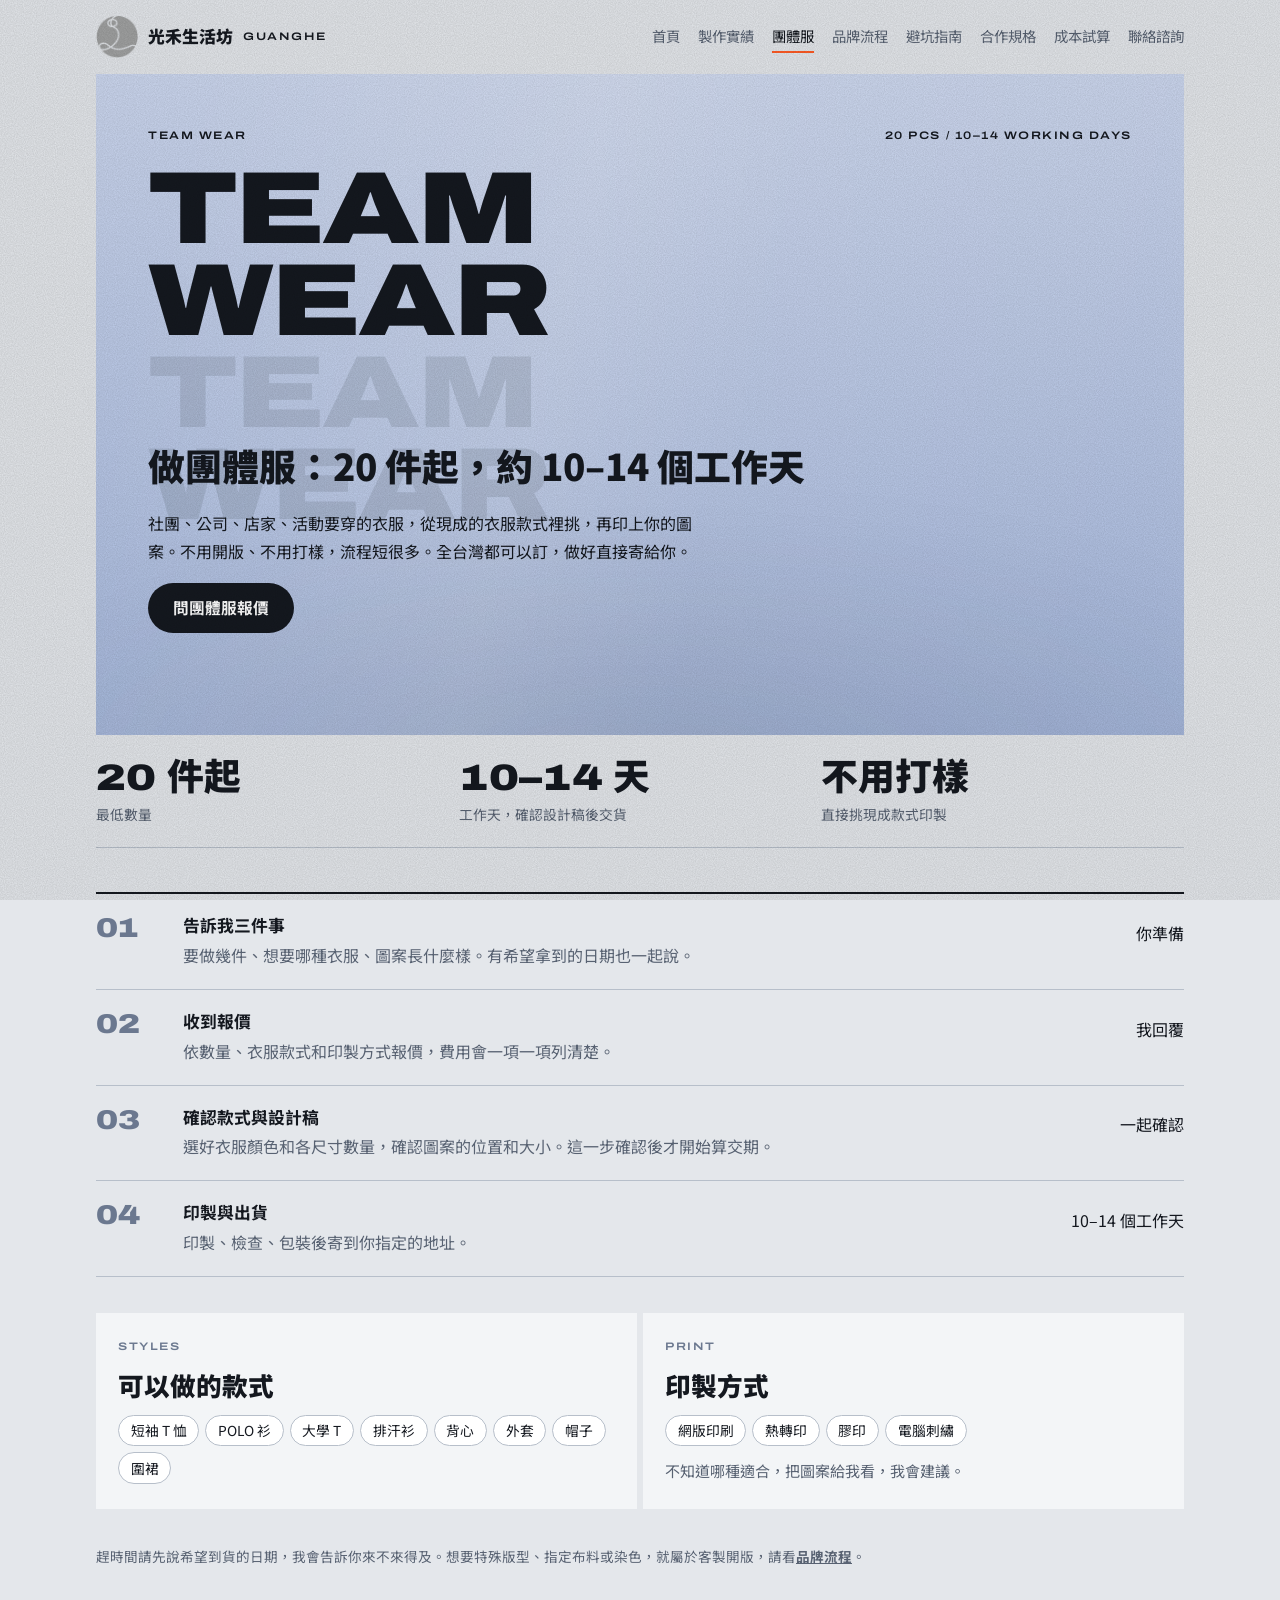
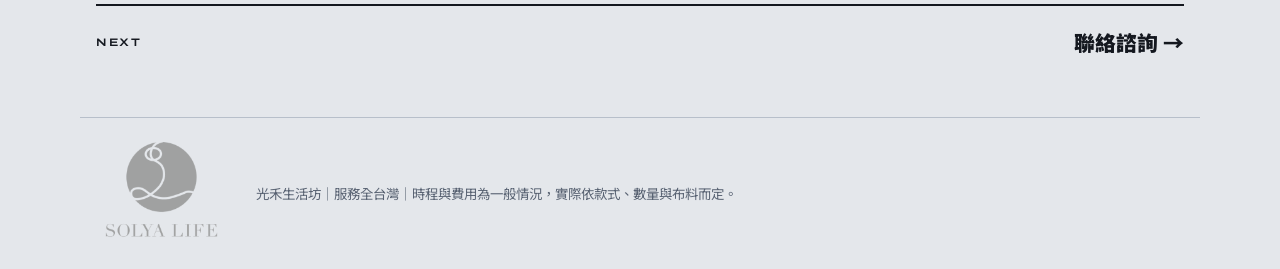
<file: team/index.html>
<!doctype html>
<html lang="zh-Hant">
<head>
<meta charset="utf-8">
<meta name="viewport" content="width=device-width,initial-scale=1,viewport-fit=cover">
<title>團體服訂做：20 件起、10–14 個工作天｜光禾生活坊</title>
<meta name="description" content="社團、公司、店家、活動的團體服訂做。從現成款式挑選再印上圖案，不用開版打樣，20 件起，確認設計稿後約 10–14 個工作天交貨，全台灣可寄送。">
<link rel="canonical" href="https://a4895349-cmyk.github.io/guanghe-brand-guide/team/">
<link rel="icon" type="image/png" href="../favicon.png">
<link rel="apple-touch-icon" href="../favicon.png">
<meta property="og:title" content="團體服訂做：20 件起、10–14 個工作天｜光禾生活坊">
<meta property="og:description" content="社團、公司、店家、活動的團體服訂做。從現成款式挑選再印上圖案，不用開版打樣，20 件起，確認設計稿後約 10–14 個工作天交貨，全台灣可寄送。">
<meta property="og:type" content="website">
<meta property="og:url" content="https://a4895349-cmyk.github.io/guanghe-brand-guide/team/">
<meta property="og:site_name" content="光禾生活坊">
<meta property="og:locale" content="zh_TW">
<meta property="og:image" content="https://a4895349-cmyk.github.io/guanghe-brand-guide/og.png">
<meta property="og:image:width" content="1200">
<meta property="og:image:height" content="630">
<meta name="twitter:card" content="summary_large_image">
<script type="application/ld+json">[{"@context": "https://schema.org", "@type": "BreadcrumbList", "itemListElement": [{"@type": "ListItem", "position": 1, "name": "首頁", "item": "https://a4895349-cmyk.github.io/guanghe-brand-guide/"}, {"@type": "ListItem", "position": 2, "name": "團體服", "item": "https://a4895349-cmyk.github.io/guanghe-brand-guide/team/"}]}]</script>
<link rel="stylesheet" href="https://fonts.googleapis.com/css2?family=Archivo:wdth,wght@125,600;125,900&family=Noto+Sans+TC:wght@400;500;700;900&display=swap">
<link rel="stylesheet" href="../style.css">
</head>
<body data-root="../">

<header class="top"><div class="wrap">
  <a class="brand" href="../"><img class="logo" src="../favicon.png" alt="SOLYA LIFE" width="42" height="42">光禾生活坊 <span class="caps">Guanghe</span></a>
  <nav aria-label="網站頁面">
    <a href="../">首頁</a><a href="../works/">製作實績</a><a href="../team/" aria-current="page">團體服</a><a href="../brand/">品牌流程</a><a href="../guide/">避坑指南</a><a href="../spec/">合作規格</a><a href="../cost/">成本試算</a><a href="../contact/">聯絡諮詢</a>
  </nav>
</div></header>
<main class="wrap">
<section class="view" data-view="team">
  <div class="poster p-ice sub">
    <div class="top-row caps"><span>Team wear</span><span>20 pcs / 10–14 working days</span></div>
    <div class="mega two">Team<br>wear</div>
    <h1 style="margin-top:clamp(34px,6vw,76px)">做團體服：20 件起，約 10–14 個工作天</h1>
    <p class="lead">社團、公司、店家、活動要穿的衣服，從現成的衣服款式裡挑，再印上你的圖案。不用開版、不用打樣，流程短很多。全台灣都可以訂，做好直接寄給你。</p>
    <div class="cta"><button class="btn" id="team-ask" type="button">問團體服報價</button></div>
  </div>
  <div class="stats three">
    <div class="stat"><b>20 件起</b><span>最低數量</span></div>
    <div class="stat"><b>10–14 天</b><span>工作天，確認設計稿後交貨</span></div>
    <div class="stat"><b>不用打樣</b><span>直接挑現成款式印製</span></div>
  </div>
  <div class="body">
    <ol class="steps">
      <li><span class="no">01</span><div><h3>告訴我三件事</h3><p>要做幾件、想要哪種衣服、圖案長什麼樣。有希望拿到的日期也一起說。</p></div><span class="time">你準備</span></li>
      <li><span class="no">02</span><div><h3>收到報價</h3><p>依數量、衣服款式和印製方式報價，費用會一項一項列清楚。</p></div><span class="time">我回覆</span></li>
      <li><span class="no">03</span><div><h3>確認款式與設計稿</h3><p>選好衣服顏色和各尺寸數量，確認圖案的位置和大小。這一步確認後才開始算交期。</p></div><span class="time">一起確認</span></li>
      <li><span class="no">04</span><div><h3>印製與出貨</h3><p>印製、檢查、包裝後寄到你指定的地址。</p></div><span class="time">10–14 個工作天</span></li>
    </ol>
    <div class="grid2">
      <div class="card"><span class="caps">Styles</span><h2>可以做的款式</h2>
        <ul class="chips"><li>短袖 T 恤</li><li>POLO 衫</li><li>大學 T</li><li>排汗衫</li><li>背心</li><li>外套</li><li>帽子</li><li>圍裙</li></ul></div>
      <div class="card"><span class="caps">Print</span><h2>印製方式</h2>
        <ul class="chips"><li>網版印刷</li><li>熱轉印</li><li>膠印</li><li>電腦刺繡</li></ul>
        <p>不知道哪種適合，把圖案給我看，我會建議。</p></div>
    </div>
    <p class="note">趕時間請先說希望到貨的日期，我會告訴你來不來得及。想要特殊版型、指定布料或染色，就屬於客製開版，請看<a href="../brand/">品牌流程</a>。</p>
    <a class="next" href="../contact/"><span class="caps">Next</span><strong>聯絡諮詢 →</strong></a>
  </div>
</section>
</main>
<footer><div class="wrap"><img class="lockup" src="../lockup.png" alt="SOLYA LIFE" width="132" height="103"><span>光禾生活坊｜服務全台灣｜時程與費用為一般情況，實際依款式、數量與布料而定。</span></div></footer>
<script src="../app.js"></script>
</body>
</html>
</file>
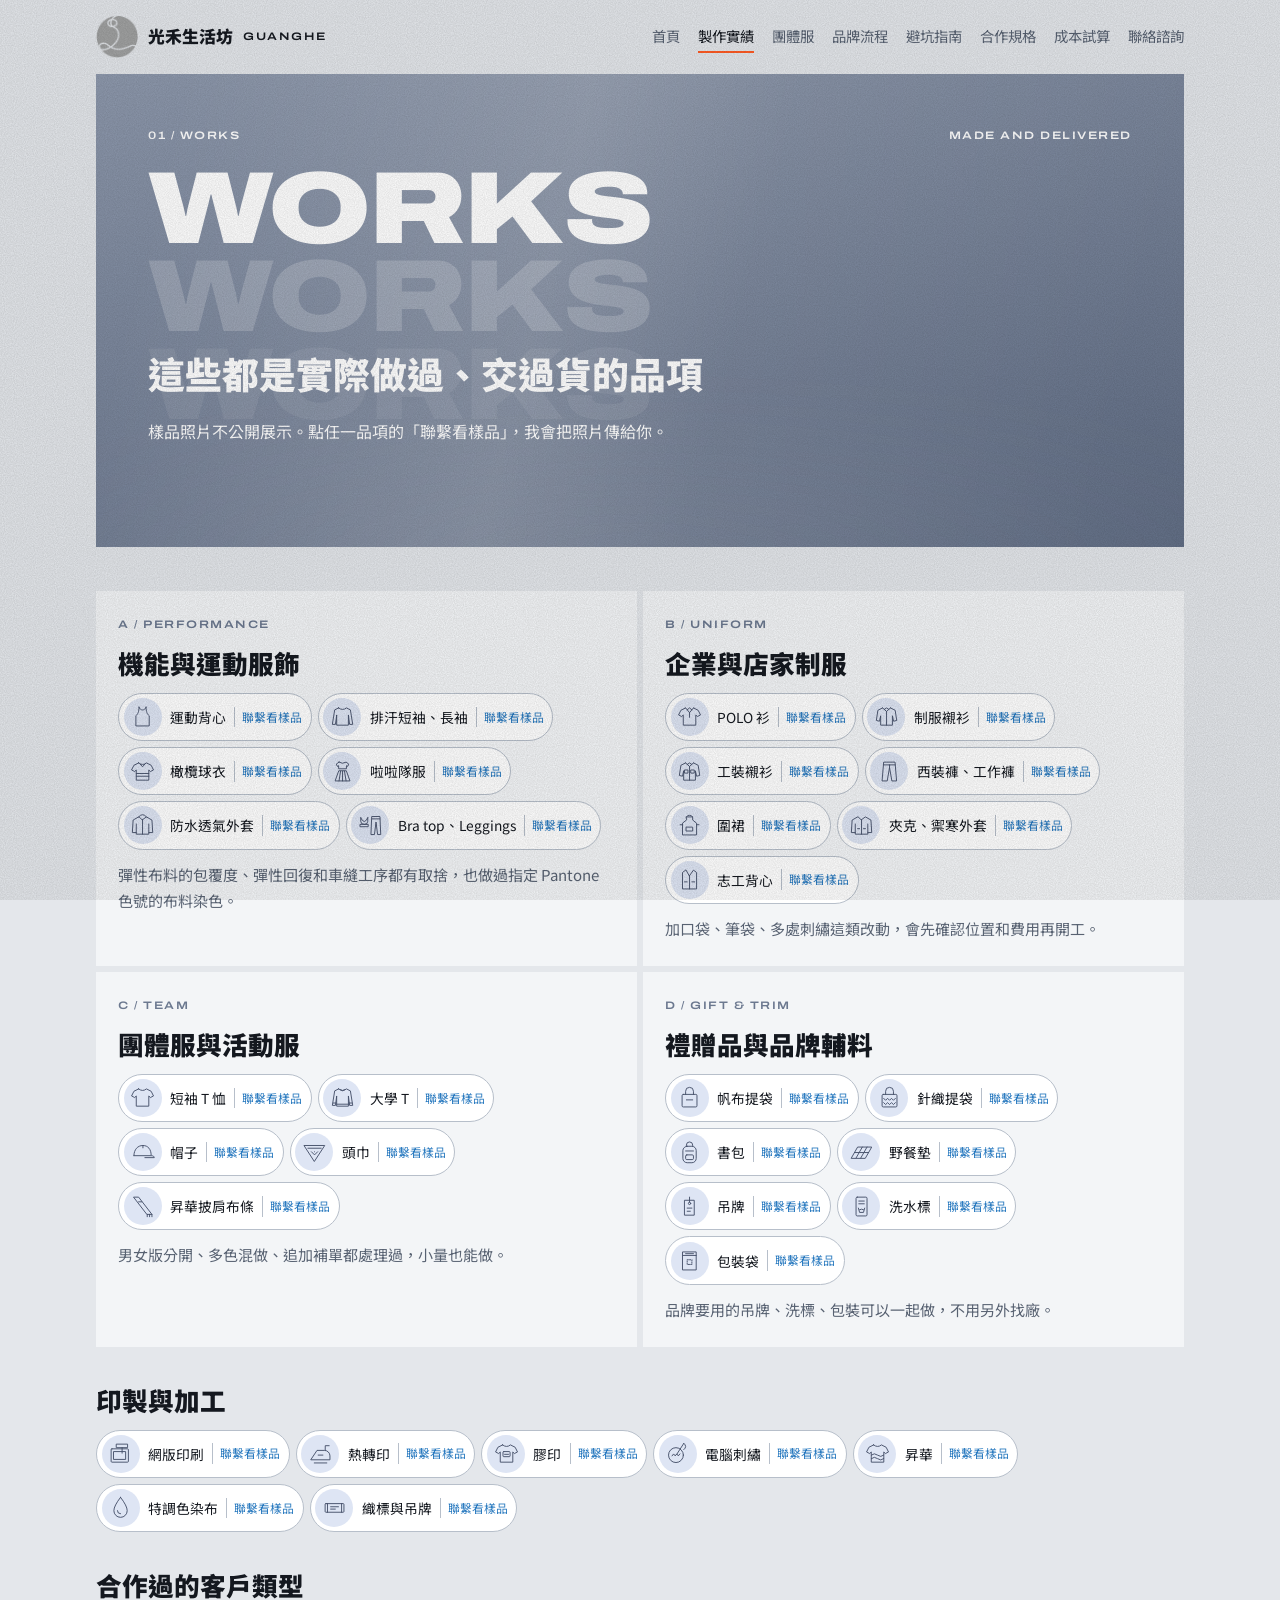
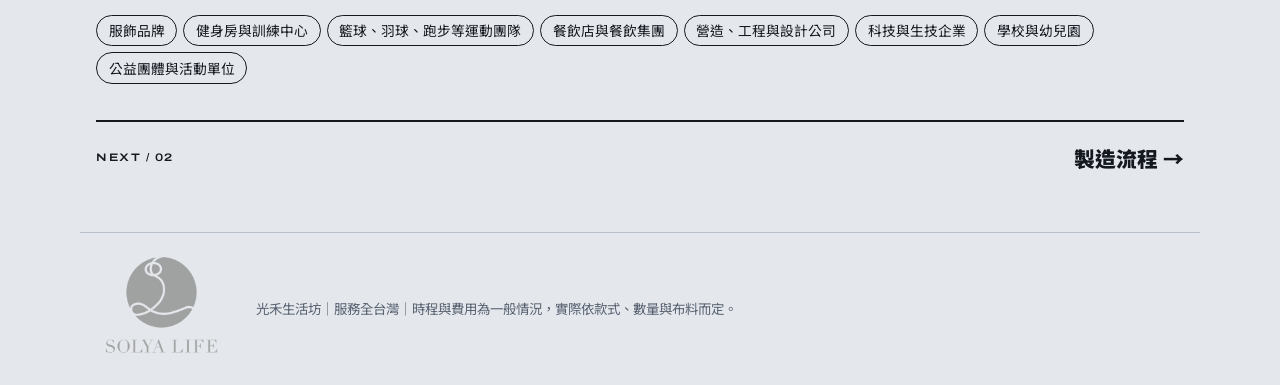
<file: works/index.html>
<!doctype html>
<html lang="zh-Hant">
<head>
<meta charset="utf-8">
<meta name="viewport" content="width=device-width,initial-scale=1,viewport-fit=cover">
<title>製作實績：機能服飾、制服、團體服、禮贈品｜光禾生活坊</title>
<meta name="description" content="光禾生活坊實際做過的品項：運動背心、排汗衫、POLO 衫、制服襯衫、圍裙、外套、短袖 T 恤、帆布提袋、吊牌洗標，以及網版印刷、熱轉印、刺繡等加工。">
<link rel="canonical" href="https://a4895349-cmyk.github.io/guanghe-brand-guide/works/">
<link rel="icon" type="image/png" href="../favicon.png">
<link rel="apple-touch-icon" href="../favicon.png">
<meta property="og:title" content="製作實績：機能服飾、制服、團體服、禮贈品｜光禾生活坊">
<meta property="og:description" content="光禾生活坊實際做過的品項：運動背心、排汗衫、POLO 衫、制服襯衫、圍裙、外套、短袖 T 恤、帆布提袋、吊牌洗標，以及網版印刷、熱轉印、刺繡等加工。">
<meta property="og:type" content="website">
<meta property="og:url" content="https://a4895349-cmyk.github.io/guanghe-brand-guide/works/">
<meta property="og:site_name" content="光禾生活坊">
<meta property="og:locale" content="zh_TW">
<meta property="og:image" content="https://a4895349-cmyk.github.io/guanghe-brand-guide/og.png">
<meta property="og:image:width" content="1200">
<meta property="og:image:height" content="630">
<meta name="twitter:card" content="summary_large_image">
<script type="application/ld+json">[{"@context": "https://schema.org", "@type": "BreadcrumbList", "itemListElement": [{"@type": "ListItem", "position": 1, "name": "首頁", "item": "https://a4895349-cmyk.github.io/guanghe-brand-guide/"}, {"@type": "ListItem", "position": 2, "name": "製作實績", "item": "https://a4895349-cmyk.github.io/guanghe-brand-guide/works/"}]}]</script>
<link rel="stylesheet" href="https://fonts.googleapis.com/css2?family=Archivo:wdth,wght@125,600;125,900&family=Noto+Sans+TC:wght@400;500;700;900&display=swap">
<link rel="stylesheet" href="../style.css">
</head>
<body data-root="../">
<svg width="0" height="0" style="position:absolute" aria-hidden="true"><defs><symbol id="i-tank" viewBox="0 0 64 64"><path d="M23 8c0 12-3 18-8 22v26h34V30c-5-4-8-10-8-22"/><path d="M23 8c3 10 15 10 18 0"/></symbol><symbol id="i-long" viewBox="0 0 64 64"><path d="M22 10 12 15 6 52h8l3-24v26h30V28l3 24h8l-6-37-10-5q-10 8-20 0z"/></symbol><symbol id="i-jersey" viewBox="0 0 64 64"><path d="M22 10 10 16 4 28l8 4 4-4v26h32V28l4 4 8-4-6-12-12-6q-10 8-20 0z"/><path d="M26 13l6 7 6-7M16 37h32M16 44h32"/></symbol><symbol id="i-cheer" viewBox="0 0 64 64"><path d="M23 8 16 13l3 6 3-2v8h20v-8l3 2 3-6-7-5q-9 6-18 0z"/><path d="M22 31 13 56h38L42 31zM27 31l-4 25M37 31l4 25M32 31v25"/></symbol><symbol id="i-hood" viewBox="0 0 64 64"><path d="M22 10 8 18 6 50h10v4h32v-4h10L56 18 42 10 32 17z"/><path d="M22 10q10-12 20 0M32 17v37M16 28v22M48 28v22"/></symbol><symbol id="i-bra" viewBox="0 0 64 64"><path d="M7 12v9q0 8 9 8t9-8v-9M7 12q3 8 9 10 6-2 9-10M6 29h20v6H6z"/><path d="M36 9h20l2 46h-8l-4-32-4 32h-8zM36 15h20"/></symbol><symbol id="i-polo" viewBox="0 0 64 64"><path d="M22 10 10 16 4 28l8 4 4-4v26h32V28l4 4 8-4-6-12-12-6"/><path d="M22 10l10 12 10-12M26 15l6-5 6 5M32 22v12"/></symbol><symbol id="i-shirt" viewBox="0 0 64 64"><path d="M22 10 10 16 6 42l8 2 3-14v24h30V30l3 14 8-2-4-26-12-6"/><path d="M22 10l10 9 10-9M26 14l6-4 6 4M32 19v35"/></symbol><symbol id="i-workshirt" viewBox="0 0 64 64"><path d="M22 10 10 16 6 42l8 2 3-14v24h30V30l3 14 8-2-4-26-12-6"/><path d="M22 10l10 9 10-9M26 14l6-4 6 4M32 19v35M20 28h8v8h-8zM36 28h8v8h-8z"/></symbol><symbol id="i-pants" viewBox="0 0 64 64"><path d="M18 8h28l4 48H38l-6-34-6 34H14zM18 15h28M32 15v7"/></symbol><symbol id="i-apron" viewBox="0 0 64 64"><path d="M24 10h16v8l10 8v30H14V26l10-8z"/><path d="M24 10q8-9 16 0M24 36h16v10H24zM14 30H8M50 30h6"/></symbol><symbol id="i-jacket" viewBox="0 0 64 64"><path d="M22 10 8 18 6 50h10v4h32v-4h10L56 18 42 10 32 17z"/><path d="M32 17v37M16 28v22M48 28v22M22 40h5M37 40h5"/></symbol><symbol id="i-vest" viewBox="0 0 64 64"><path d="M22 8 14 14v42h36V14l-8-6-10 14z"/><path d="M32 22v34M19 38h7M38 38h7"/></symbol><symbol id="i-tee" viewBox="0 0 64 64"><path d="M22 10 10 16 4 28l8 4 4-4v26h32V28l4 4 8-4-6-12-12-6q-10 8-20 0z"/></symbol><symbol id="i-sweat" viewBox="0 0 64 64"><path d="M22 10 12 15 6 52h8l3-24v26h30V28l3 24h8l-6-37-10-5q-10 8-20 0z"/><path d="M17 49h30M26 12q6 6 12 0M8 46h7M49 46h7"/></symbol><symbol id="i-cap" viewBox="0 0 64 64"><path d="M10 40c0-16 10-26 23-26s21 10 21 24"/><path d="M10 40h44c5 0 8 2 8 5H38M33 14v6"/></symbol><symbol id="i-bandana" viewBox="0 0 64 64"><path d="M6 14h52L32 54z"/><path d="M15 21h34M32 30v0M24 30l8 8 8-8"/></symbol><symbol id="i-sash" viewBox="0 0 64 64"><path d="M10 8h12l34 44H44z"/><path d="M44 52v6M50 52v6M56 52v6M22 20l8 0"/></symbol><symbol id="i-tote" viewBox="0 0 64 64"><rect x="13" y="24" width="38" height="32" rx="3"/><path d="M22 24v-8a10 10 0 0 1 20 0v8"/><path d="M24 38h16"/></symbol><symbol id="i-knit" viewBox="0 0 64 64"><rect x="13" y="24" width="38" height="32" rx="3"/><path d="M22 24v-8a10 10 0 0 1 20 0v8"/><path d="M17 34l5 5 5-5 5 5 5-5 5 5 5-5M17 45l5 5 5-5 5 5 5-5 5 5 5-5"/></symbol><symbol id="i-backpack" viewBox="0 0 64 64"><rect x="15" y="16" width="34" height="42" rx="11"/><path d="M24 16v-3a8 8 0 0 1 16 0v3M22 28h20"/><rect x="22" y="38" width="20" height="12" rx="3"/></symbol><symbol id="i-mat" viewBox="0 0 64 64"><path d="M6 46 22 18h36L42 46z"/><path d="M14 32h36M34 18 18 46M46 18 30 46"/></symbol><symbol id="i-tag" viewBox="0 0 64 64"><path d="M20 16h24v38H20z"/><circle cx="32" cy="24" r="3"/><path d="M32 21V8M26 36h12M26 44h8"/></symbol><symbol id="i-label" viewBox="0 0 64 64"><rect x="18" y="8" width="28" height="48" rx="3"/><path d="M25 18h14M25 25h14M24 36l3 11h10l3-11M27 40q5-3 10 0"/></symbol><symbol id="i-bag" viewBox="0 0 64 64"><path d="M15 10h34v46H15zM15 19h34M22 14.5h20"/><path d="M26 30h12v12H26z" stroke-dasharray="3 3"/></symbol><symbol id="i-screen" viewBox="0 0 64 64"><rect x="8" y="20" width="44" height="34" rx="2"/><rect x="15" y="27" width="30" height="20"/><path d="M22 8h28v9H22zM36 17v14"/></symbol><symbol id="i-press" viewBox="0 0 64 64"><path d="M8 48h48V38a14 14 0 0 0-14-14H24z"/><path d="M26 36h12M44 24V12h10M16 56h32"/></symbol><symbol id="i-print" viewBox="0 0 64 64"><path d="M22 10 10 16 4 28l8 4 4-4v26h32V28l4 4 8-4-6-12-12-6q-10 8-20 0z"/><rect x="23" y="27" width="18" height="13" rx="2"/><path d="M27 34h10"/></symbol><symbol id="i-embroid" viewBox="0 0 64 64"><circle cx="28" cy="36" r="19"/><path d="M48 6 30 34M48 6q10 8 0 16M18 38l4-5 4 5 4-5 4 5 4-5"/></symbol><symbol id="i-sublim" viewBox="0 0 64 64"><path d="M22 10 10 16 4 28l8 4 4-4v26h32V28l4 4 8-4-6-12-12-6q-10 8-20 0z"/><path d="M16 36q8-7 16 0t16 0M16 45q8-7 16 0t16 0"/></symbol><symbol id="i-drop" viewBox="0 0 64 64"><path d="M32 6q17 22 17 34a17 17 0 0 1-34 0Q15 28 32 6z"/><path d="M24 40a8 8 0 0 0 8 8"/></symbol><symbol id="i-woven" viewBox="0 0 64 64"><rect x="8" y="22" width="48" height="22" rx="2"/><path d="M14 22v22M50 22v22M22 30h20M22 36h12"/></symbol></defs></svg>
<header class="top"><div class="wrap">
  <a class="brand" href="../"><img class="logo" src="../favicon.png" alt="SOLYA LIFE" width="42" height="42">光禾生活坊 <span class="caps">Guanghe</span></a>
  <nav aria-label="網站頁面">
    <a href="../">首頁</a><a href="../works/" aria-current="page">製作實績</a><a href="../team/">團體服</a><a href="../brand/">品牌流程</a><a href="../guide/">避坑指南</a><a href="../spec/">合作規格</a><a href="../cost/">成本試算</a><a href="../contact/">聯絡諮詢</a>
  </nav>
</div></header>
<main class="wrap">
<section class="view" data-view="works">
  <div class="poster p-steel sub">
    <div class="top-row caps"><span>01 / Works</span><span>Made and delivered</span></div>
    <div class="mega">Works</div>
    <h1 style="margin-top:clamp(34px,6vw,76px)">這些都是實際做過、交過貨的品項</h1>
    <p class="lead">樣品照片不公開展示。點任一品項的「聯繫看樣品」，我會把照片傳給你。</p>
  </div>
  <div class="body">
    <div class="grid2">
      <div class="card"><span class="caps">A / Performance</span><h2>機能與運動服飾</h2>
        <ul class="chips"><li>運動背心</li><li>排汗短袖、長袖</li><li>橄欖球衣</li><li>啦啦隊服</li><li>防水透氣外套</li><li>Bra top、Leggings</li></ul>
        <p>彈性布料的包覆度、彈性回復和車縫工序都有取捨，也做過指定 Pantone 色號的布料染色。</p></div>
      <div class="card"><span class="caps">B / Uniform</span><h2>企業與店家制服</h2>
        <ul class="chips"><li>POLO 衫</li><li>制服襯衫</li><li>工裝襯衫</li><li>西裝褲、工作褲</li><li>圍裙</li><li>夾克、禦寒外套</li><li>志工背心</li></ul>
        <p>加口袋、筆袋、多處刺繡這類改動，會先確認位置和費用再開工。</p></div>
      <div class="card"><span class="caps">C / Team</span><h2>團體服與活動服</h2>
        <ul class="chips"><li>短袖 T 恤</li><li>大學 T</li><li>帽子</li><li>頭巾</li><li>昇華披肩布條</li></ul>
        <p>男女版分開、多色混做、追加補單都處理過，小量也能做。</p></div>
      <div class="card"><span class="caps">D / Gift &amp; trim</span><h2>禮贈品與品牌輔料</h2>
        <ul class="chips"><li>帆布提袋</li><li>針織提袋</li><li>書包</li><li>野餐墊</li><li>吊牌</li><li>洗水標</li><li>包裝袋</li></ul>
        <p>品牌要用的吊牌、洗標、包裝可以一起做，不用另外找廠。</p></div>
    </div>
    <div style="display:grid;gap:12px"><h2>印製與加工</h2>
      <ul class="chips"><li>網版印刷</li><li>熱轉印</li><li>膠印</li><li>電腦刺繡</li><li>昇華</li><li>特調色染布</li><li>織標與吊牌</li></ul></div>
    <div style="display:grid;gap:12px"><h2>合作過的客戶類型</h2>
      <ul class="chips who"><li>服飾品牌</li><li>健身房與訓練中心</li><li>籃球、羽球、跑步等運動團隊</li><li>餐飲店與餐飲集團</li><li>營造、工程與設計公司</li><li>科技與生技企業</li><li>學校與幼兒園</li><li>公益團體與活動單位</li></ul></div>
    <a class="next" href="../brand/"><span class="caps">Next / 02</span><strong>製造流程 →</strong></a>
  </div>
</section>
</main>
<footer><div class="wrap"><img class="lockup" src="../lockup.png" alt="SOLYA LIFE" width="132" height="103"><span>光禾生活坊｜服務全台灣｜時程與費用為一般情況，實際依款式、數量與布料而定。</span></div></footer>
<script src="../app.js"></script>
</body>
</html>
</file>
<file: style.css>
body{margin:0}img{max-width:100%}[hidden]{display:none!important}

/* Layout: a sports-editorial poster series — one poster per page, wide caps with ghost echoes, film grain, hairline registration marks. Single light look by choice. */
:root{
  color-scheme:light;
  --bg:#E4E7EB; --paper:#F3F5F7; --ink:#14181F; --muted:#586272; --line:#B7BFCA;
  --steel:#6B788F; --slate:#46516A; --blue:#2B7BC0; --ice:#BCCBE8; --hot:#FF5B24; --white:#FFFFFF;
  --display:"Archivo","Noto Sans TC","PingFang TC","Microsoft JhengHei",sans-serif;
  --body:"Noto Sans TC","PingFang TC","Microsoft JhengHei",sans-serif;
}
*{box-sizing:border-box}
body{background:var(--bg);color:var(--ink);font-family:var(--body);font-size:16px;line-height:1.75}
body::after{content:"";position:fixed;inset:0;pointer-events:none;z-index:50;opacity:.16;mix-blend-mode:multiply;
  background-image:url("data:image/svg+xml,%3Csvg xmlns='http://www.w3.org/2000/svg' width='220' height='220'%3E%3Cfilter id='n'%3E%3CfeTurbulence type='fractalNoise' baseFrequency='.9' numOctaves='2' stitchTiles='stitch'/%3E%3CfeColorMatrix values='0 0 0 0 0 0 0 0 0 0 0 0 0 0 0 0 0 0 .9 0'/%3E%3C/filter%3E%3Crect width='220' height='220' filter='url(%23n)'/%3E%3C/svg%3E")}
.wrap{max-width:1120px;margin:0 auto;padding-left:max(16px,env(safe-area-inset-left,0px));padding-right:max(16px,env(safe-area-inset-right,0px))}
h1,h2,h3,p{margin:0}
h1,h2,h3{font-family:var(--body);line-height:1.35;text-wrap:balance}
h1{font-size:clamp(1.5rem,4vw,2.3rem);font-weight:900}
h2{font-size:clamp(1.25rem,3vw,1.6rem);font-weight:900}
h3{font-size:1.05rem;font-weight:700}
a{color:inherit}
:focus-visible{outline:2px solid var(--hot);outline-offset:3px}
.caps{font-family:var(--display);font-stretch:125%;font-weight:600;font-size:.68rem;letter-spacing:.14em;text-transform:uppercase}
.mega{font-family:var(--display);font-stretch:125%;font-weight:900;text-transform:uppercase;line-height:.9;letter-spacing:-.02em;font-size:clamp(2.6rem,11.5vw,7.6rem);
  text-shadow:0 .86em 0 color-mix(in srgb,currentColor 20%,transparent),0 1.72em 0 color-mix(in srgb,currentColor 8%,transparent)}
.mega.two,.tile .en.two{text-shadow:0 1.8em 0 color-mix(in srgb,currentColor 11%,transparent)}
.lead{max-width:34em;color:var(--muted)}

header.top .wrap{display:flex;flex-wrap:wrap;gap:10px 28px;align-items:center;justify-content:space-between;padding-block:16px}
.brand{font-weight:900;font-size:1.05rem;text-decoration:none;display:flex;align-items:center;gap:10px}
.logo{width:42px;height:42px;object-fit:contain;display:block}
.lockup{width:132px;height:auto;display:block}
nav{display:flex;flex-wrap:wrap;gap:4px 18px}
nav a{text-decoration:none;font-size:.9rem;color:var(--muted);padding:2px 0;border-bottom:2px solid transparent}
nav a:hover{color:var(--ink)}
nav a[aria-current="page"]{color:var(--ink);border-bottom-color:var(--hot)}

.btn{display:inline-block;background:var(--ink);color:var(--white);font:700 .98rem var(--body);padding:.85em 1.6em;border:0;border-radius:999px;text-decoration:none;cursor:pointer}
.btn:hover{background:var(--hot);color:var(--ink)}
.btn.line{background:transparent;color:inherit;box-shadow:inset 0 0 0 1.5px currentColor}
.btn.line:hover{background:var(--white);color:var(--ink);box-shadow:none}
.cta{display:flex;flex-wrap:wrap;gap:12px;align-items:center}

/* posters */
.poster{position:relative;overflow:hidden;padding:clamp(22px,4.5vw,52px);display:grid;gap:18px;align-content:end;isolation:isolate}
.poster>*{position:relative;z-index:2;min-width:0}
.poster .top-row{display:flex;justify-content:space-between;gap:16px;flex-wrap:wrap}
.p-mist{background:linear-gradient(180deg,#EFF1F3,#D3D8DF);color:var(--ink)}
.p-steel{background:linear-gradient(165deg,#8E99AD,#5F6C84);color:var(--white)}
.p-blue{background:linear-gradient(170deg,#3C8CD0,#2468A8);color:var(--white)}
.p-ice{background:linear-gradient(180deg,#CCD7EF,#A9BBE0);color:var(--ink)}
.p-slate{background:linear-gradient(165deg,#66728B,#434E67);color:var(--white)}
.poster .lead{color:inherit;opacity:.82}
.hero{min-height:min(78vh,640px);padding-bottom:clamp(60px,9vw,120px)}
.sub{padding-bottom:clamp(54px,8vw,110px)}
.sub .mega{font-size:clamp(2.4rem,10vw,6.4rem)}

/* registration lines */
.reg{position:absolute;inset:0;z-index:1;pointer-events:none;color:inherit;opacity:.45}
.reg b{position:absolute;background:currentColor}
.reg b:nth-child(1){left:6%;top:0;bottom:0;width:1px}
.reg b:nth-child(2){right:6%;top:0;bottom:0;width:1px}
.reg b:nth-child(3){left:0;right:0;bottom:12%;height:1px}
.reg s{position:absolute;width:7px;height:7px;border-radius:50%;background:currentColor;bottom:calc(12% - 3px)}
.reg s:nth-of-type(1){left:calc(6% - 3px)}.reg s:nth-of-type(2){right:calc(6% - 3px)}

.stats{display:grid;grid-template-columns:repeat(4,minmax(0,1fr));border-bottom:1px solid var(--line)}
.stat{padding:22px 18px 20px 0;min-width:0}
.stat b{display:block;font-family:var(--display);font-stretch:125%;font-weight:900;font-size:clamp(1.5rem,3.4vw,2.3rem);line-height:1.15;font-variant-numeric:tabular-nums}
.stat span{color:var(--muted);font-size:.86rem}

.tiles{display:grid;grid-template-columns:repeat(3,minmax(0,1fr));gap:6px}
.tile{position:relative;overflow:hidden;aspect-ratio:4/5;max-width:100%;padding:18px;display:grid;align-content:space-between;text-decoration:none;min-width:0}
.tile .en{font-family:var(--display);font-stretch:125%;font-weight:900;font-size:clamp(1.3rem,3.6vw,2.4rem);line-height:.95;text-transform:uppercase;letter-spacing:-.01em;overflow-wrap:anywhere;
  text-shadow:0 .9em 0 color-mix(in srgb,currentColor 22%,transparent),0 1.8em 0 color-mix(in srgb,currentColor 9%,transparent)}
.tile .en.two{text-shadow:0 1.9em 0 color-mix(in srgb,currentColor 14%,transparent)}
.tile .zh{font-weight:700;display:block}
.tile small{display:block;opacity:.8;font-size:.82rem}
.tile::after{content:"";position:absolute;right:-18%;top:18%;width:70%;height:46%;border-radius:50%;background:currentColor;opacity:.16;filter:blur(26px);transform:rotate(-20deg);transition:transform .5s ease}
.tile:hover::after{transform:rotate(-20deg) translateX(-28px)}

.body{display:grid;gap:36px;padding-block:44px 56px}
.grid2{display:grid;grid-template-columns:repeat(2,minmax(0,1fr));gap:6px}
.card{background:var(--paper);padding:24px 22px;display:grid;gap:12px;align-content:start;min-width:0}
.card .caps{color:var(--steel)}
.card p{color:var(--muted);font-size:.94rem}
.chips{display:flex;flex-wrap:wrap;gap:6px;list-style:none;margin:0;padding:0}
.chips li{font-size:.86rem;padding:.2em .85em;border:1px solid var(--line);border-radius:999px;background:var(--white)}
.who li{background:transparent;border-color:var(--ink)}

.steps{list-style:none;margin:0;padding:0;border-top:2px solid var(--ink)}
.steps li{display:grid;grid-template-columns:4.2em minmax(0,1fr) 8.5em;gap:8px 20px;padding:20px 0;border-bottom:1px solid var(--line);align-items:start}
.steps .no{font-family:var(--display);font-stretch:125%;font-weight:900;font-size:1.7rem;line-height:1.1;color:var(--steel)}
.steps p{color:var(--muted);margin-top:4px}
.steps .time{text-align:right;padding-top:.3em;color:var(--ink)}

.wall .caps{color:var(--blue)}
.wall .fix b{color:var(--ink)}

.tablebox{overflow-x:auto;background:var(--paper)}
table{border-collapse:collapse;width:100%;min-width:520px}
th,td{text-align:left;padding:14px 18px;border-bottom:1px solid var(--line);vertical-align:top}
tr:last-child th,tr:last-child td{border-bottom:0}
th{font-weight:700;white-space:nowrap;width:9em}

.fields{display:grid;grid-template-columns:repeat(2,minmax(0,1fr));gap:12px}
.field{display:grid;gap:4px;min-width:0}
.field.full{grid-column:1/-1}
.field label{font-size:.85rem;color:var(--muted)}
input,select,textarea{font:inherit;color:var(--ink);background:var(--white);border:1px solid var(--line);border-radius:0;padding:.55em .7em;width:100%;min-width:0}
textarea{min-height:5.5em;resize:vertical}
.result{border-top:2px solid var(--ink);padding-top:14px;display:grid;gap:6px}
.result .row{display:flex;justify-content:space-between;gap:12px;font-variant-numeric:tabular-nums}
.result .big{font-family:var(--display);font-stretch:125%;font-weight:900;font-size:1.5rem}
.note{font-size:.85rem;color:var(--muted)}
.checks{list-style:none;margin:0;padding:0;display:grid}
.checks label{display:grid;grid-template-columns:1.4em minmax(0,1fr);gap:10px;padding:8px 0;border-bottom:1px solid var(--line);cursor:pointer}
.checks input{width:1.15em;height:1.15em;margin-top:.35em;accent-color:var(--ink);padding:0}

.services{display:grid;grid-template-columns:repeat(3,minmax(0,1fr));gap:6px}
.card ul.plain{margin:0;padding-left:1.2em;color:var(--muted);font-size:.94rem}
.tag{font-size:.72rem;font-weight:700;background:var(--hot);color:var(--ink);padding:.15em .6em;margin-left:.6em;border-radius:999px;vertical-align:middle}
details{border-bottom:1px solid var(--line);padding:14px 0}
details:first-of-type{border-top:2px solid var(--ink)}
summary{font-weight:700;cursor:pointer}
details p{color:var(--muted);margin-top:8px;max-width:42em}
.out{font-family:var(--body);white-space:pre-wrap;background:var(--white);border:1px solid var(--line);padding:14px;margin:0;font-size:.95rem;overflow-wrap:anywhere}
.ways{list-style:none;margin:0;padding:0;display:grid}
.ways li{display:grid;grid-template-columns:5em minmax(0,1fr);gap:12px;padding:10px 0;border-bottom:1px solid var(--line)}
.ways li span:first-child{padding-top:.5em;color:var(--steel)}
.ways li span:last-child{user-select:all;overflow-wrap:anywhere;font-weight:700}
.next{display:flex;justify-content:space-between;align-items:center;gap:16px;flex-wrap:wrap;border-top:2px solid var(--ink);padding-top:18px;text-decoration:none}
.next strong{font-size:1.3rem;font-weight:900}
.next:hover strong{color:var(--blue)}
footer .wrap{display:flex;flex-wrap:wrap;align-items:center;gap:16px 28px;padding-block:24px;font-size:.84rem;color:var(--muted);border-top:1px solid var(--line)}

/* sample gallery */
.chips li.has-btn{padding:0;border:0;background:none}
.chip-btn{font:inherit;font-size:.86rem;color:var(--ink);background:var(--white);border:1px solid var(--line);border-radius:999px;padding:.2em .5em .2em .85em;cursor:pointer;display:inline-flex;align-items:center;gap:.6em;transition:border-color .3s ease,background .3s ease}
.chip-btn:hover{border-color:var(--ink)}
.chip-btn .see{font-size:.74rem;color:var(--blue);border-left:1px solid var(--line);padding-left:.6em;white-space:nowrap}

.chip-btn{padding:.3em .6em .3em .35em}
.chip-ico{width:38px;height:38px;border-radius:50%;background:color-mix(in srgb,var(--ice) 50%,var(--white));display:grid;place-items:center;flex:none;transition:transform .5s ease}
.chip-ico svg{width:66%;height:66%;stroke:var(--slate);stroke-width:2.4;fill:none;stroke-linecap:round;stroke-linejoin:round;display:block}
.chip-btn:hover .chip-ico{transform:scale(1.12) rotate(-5deg)}
/* flow: a light band drifting across each poster, and content streaming in on page change */
.poster::before{content:"";position:absolute;z-index:1;inset:-30% -60%;pointer-events:none;
  background:linear-gradient(104deg,transparent 30%,color-mix(in srgb,var(--white) 16%,transparent) 46%,color-mix(in srgb,var(--white) 5%,transparent) 54%,transparent 70%);
  animation:flow 16s ease-in-out infinite alternate}
.poster::after{content:"";position:absolute;z-index:1;left:-20%;right:-20%;bottom:-45%;height:80%;pointer-events:none;border-radius:50%;
  background:radial-gradient(closest-side,color-mix(in srgb,currentColor 10%,transparent),transparent);filter:blur(36px);
  animation:tide 18s ease-in-out infinite alternate}
@keyframes flow{from{transform:translateX(-14%)}to{transform:translateX(14%)}}
@keyframes tide{from{transform:translate(-12%,0) scaleX(1)}to{transform:translate(12%,-10%) scaleX(1.15)}}
@keyframes sweep{from{transform:translateX(-2%);filter:blur(8px);opacity:0}to{transform:none;filter:blur(0);opacity:1}}
@keyframes rise{from{transform:translateY(10px);opacity:0}to{transform:none;filter:blur(0);opacity:1}}
@keyframes wipe{from{opacity:0}to{opacity:1}}
.view.enter .poster{animation:wipe 1s ease-out both}
.view.enter .mega{animation:sweep 1.4s ease-out .1s both}
.view.enter .poster .top-row,.view.enter .poster h1,.view.enter .poster .lead,.view.enter .poster .cta{animation:rise 1.1s ease-out both}
.view.enter .poster .top-row{animation-delay:.15s}.view.enter .poster h1{animation-delay:.35s}.view.enter .poster .lead{animation-delay:.45s}.view.enter .poster .cta{animation-delay:.55s}
.view.enter .stat,.view.enter .tile,.view.enter .card,.view.enter .steps li,.view.enter .tablebox tr,.view.enter .body>h2,.view.enter .body>div:not(.grid2):not(.tiles):not(.services):not(.tablebox),.view.enter details,.view.enter .next{animation:rise 1.1s ease-out both;animation-delay:calc(.5s + var(--i,0)*90ms)}
.card,.tile{transition:transform .6s ease,box-shadow .6s ease}
.card:hover{transform:translateY(-2px);box-shadow:0 14px 30px -18px color-mix(in srgb,var(--ink) 45%,transparent)}
.tile:hover{transform:translateY(-2px)}
@media (prefers-reduced-motion:reduce){.poster::before,.poster::after{animation:none}.view.enter *,.view.enter .poster{animation:none!important}.card,.tile{transition:none}}


.paths{display:grid;grid-template-columns:repeat(2,minmax(0,1fr));gap:10px;max-width:660px}
.path{display:grid;gap:3px;padding:16px 18px;background:color-mix(in srgb,var(--white) 74%,transparent);border:1.5px solid var(--ink);color:var(--ink);text-decoration:none;min-width:0;transition:background .4s ease,color .4s ease,transform .4s ease}
.path strong{font-size:1.2rem;font-weight:900}
.path em{font-style:normal;font-weight:700;font-size:.9rem}
.path span:last-child{font-size:.86rem;color:var(--muted)}
.path .caps{color:var(--blue)}
.path:hover{background:var(--ink);color:var(--white);transform:translateY(-2px)}
.path:hover span:last-child,.path:hover .caps{color:inherit}
.stats.three{grid-template-columns:repeat(3,minmax(0,1fr))}
.lead a,.note a{color:inherit;font-weight:700}
@media (max-width:760px){
  .paths,.stats.three{grid-template-columns:minmax(0,1fr)}
  .grid2,.services{grid-template-columns:minmax(0,1fr)}
  .tiles{grid-template-columns:repeat(2,minmax(0,1fr))}
  .stats{grid-template-columns:repeat(2,minmax(0,1fr))}
  .steps li{grid-template-columns:3em minmax(0,1fr)}
  .steps .time{grid-column:2;text-align:left;padding-top:0;color:var(--muted)}
  .hero{min-height:0}
}
</file>
